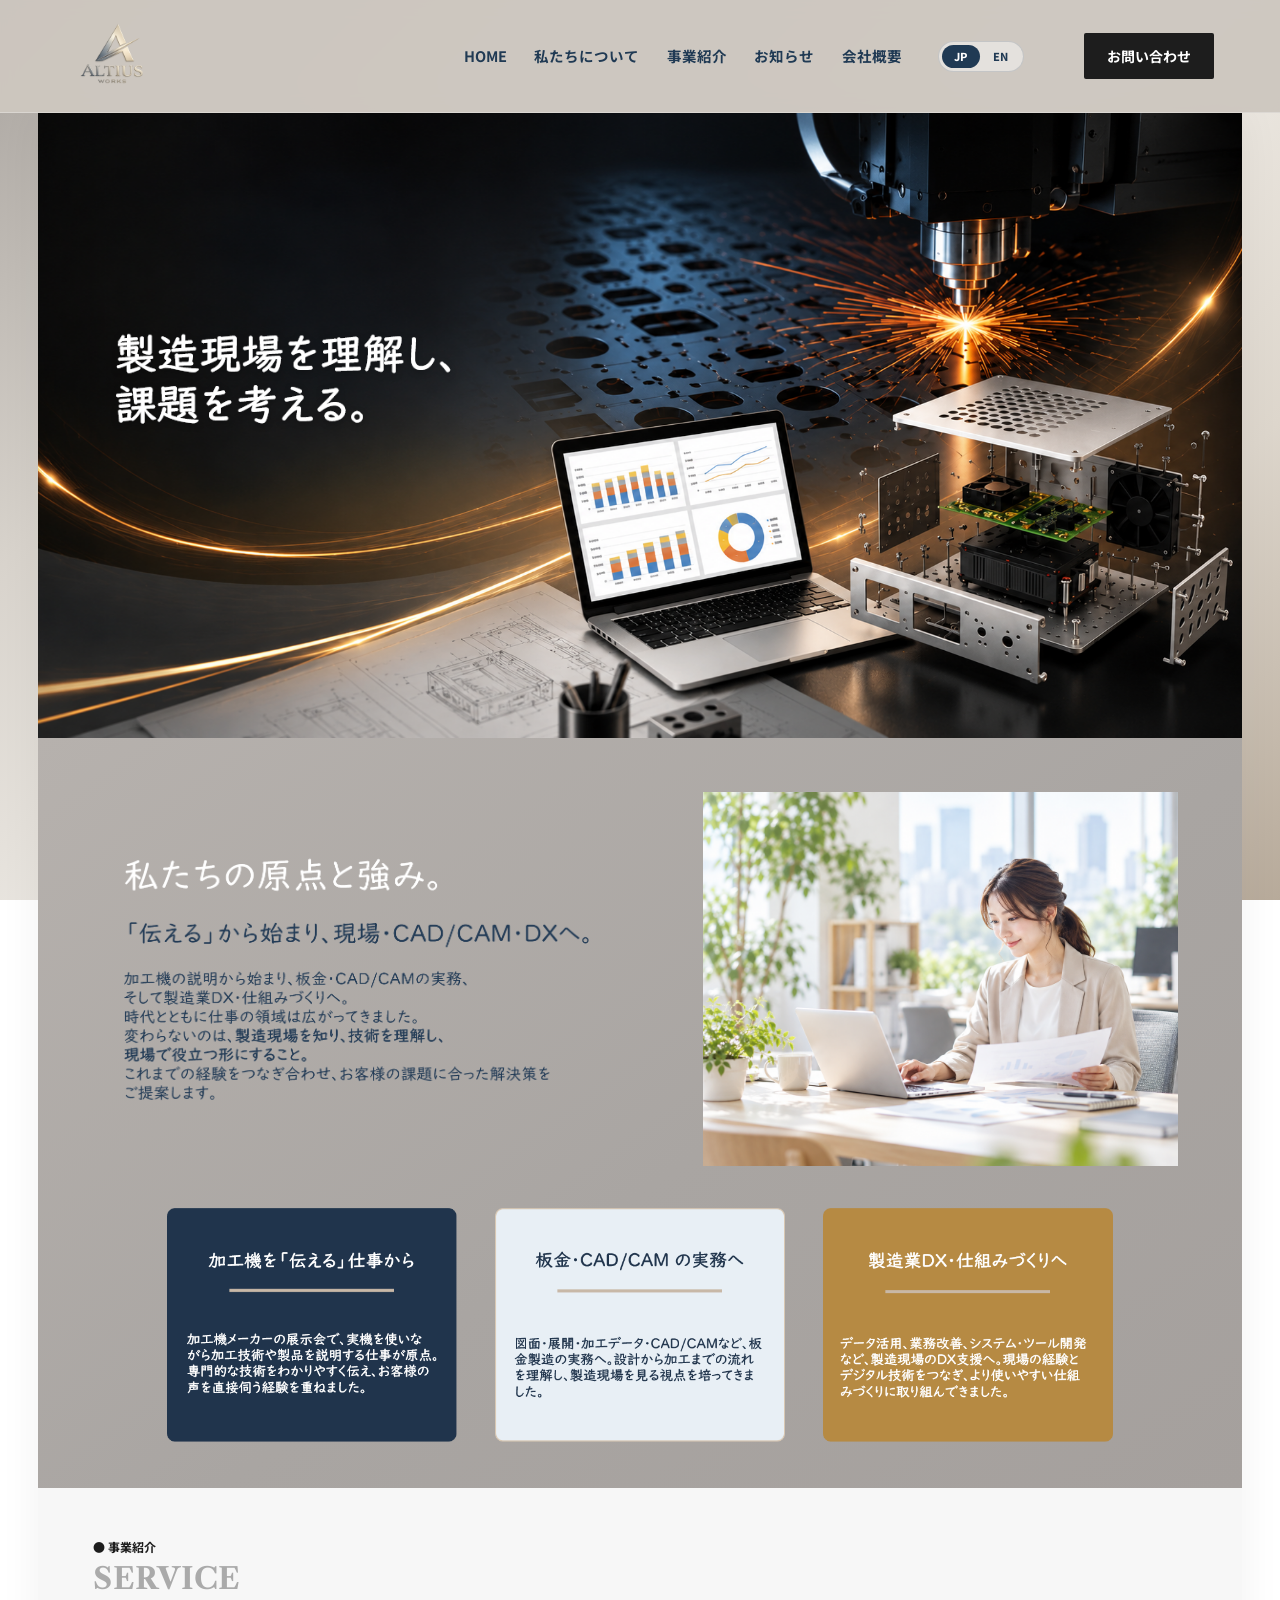
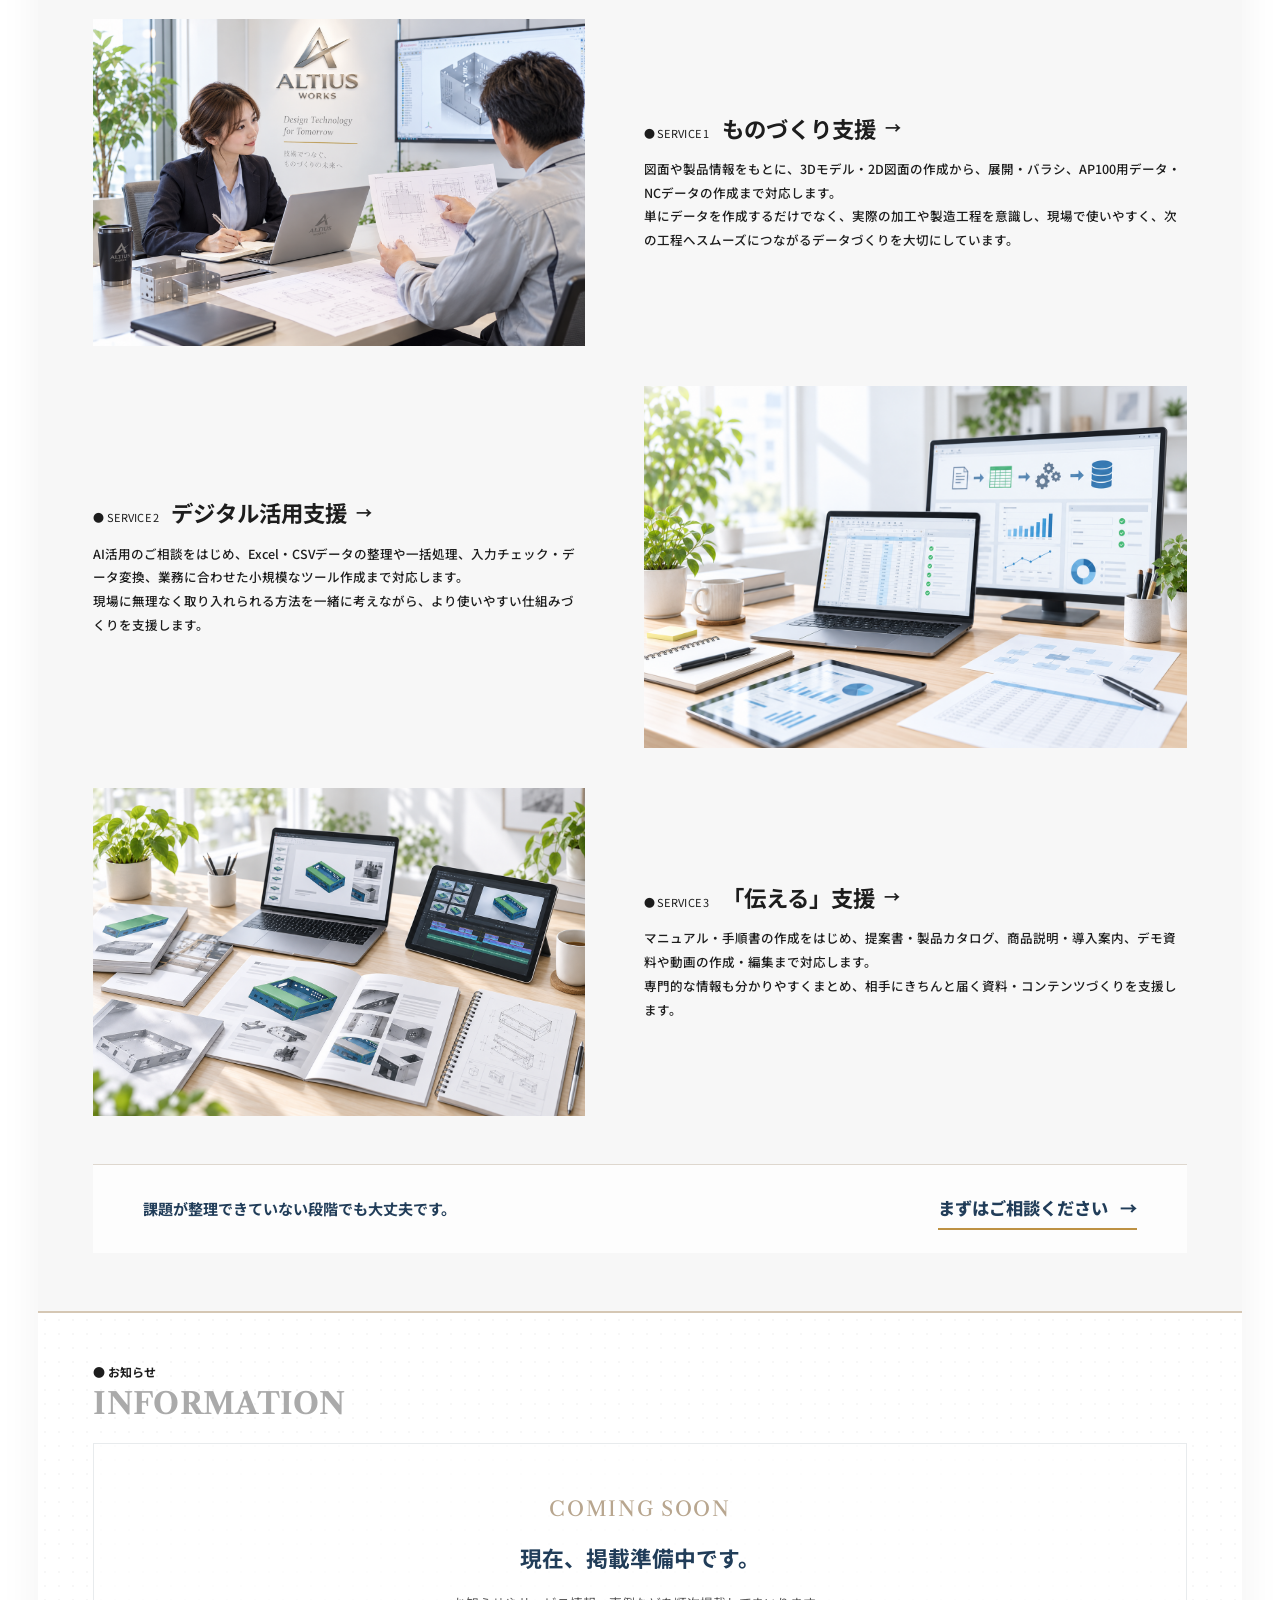
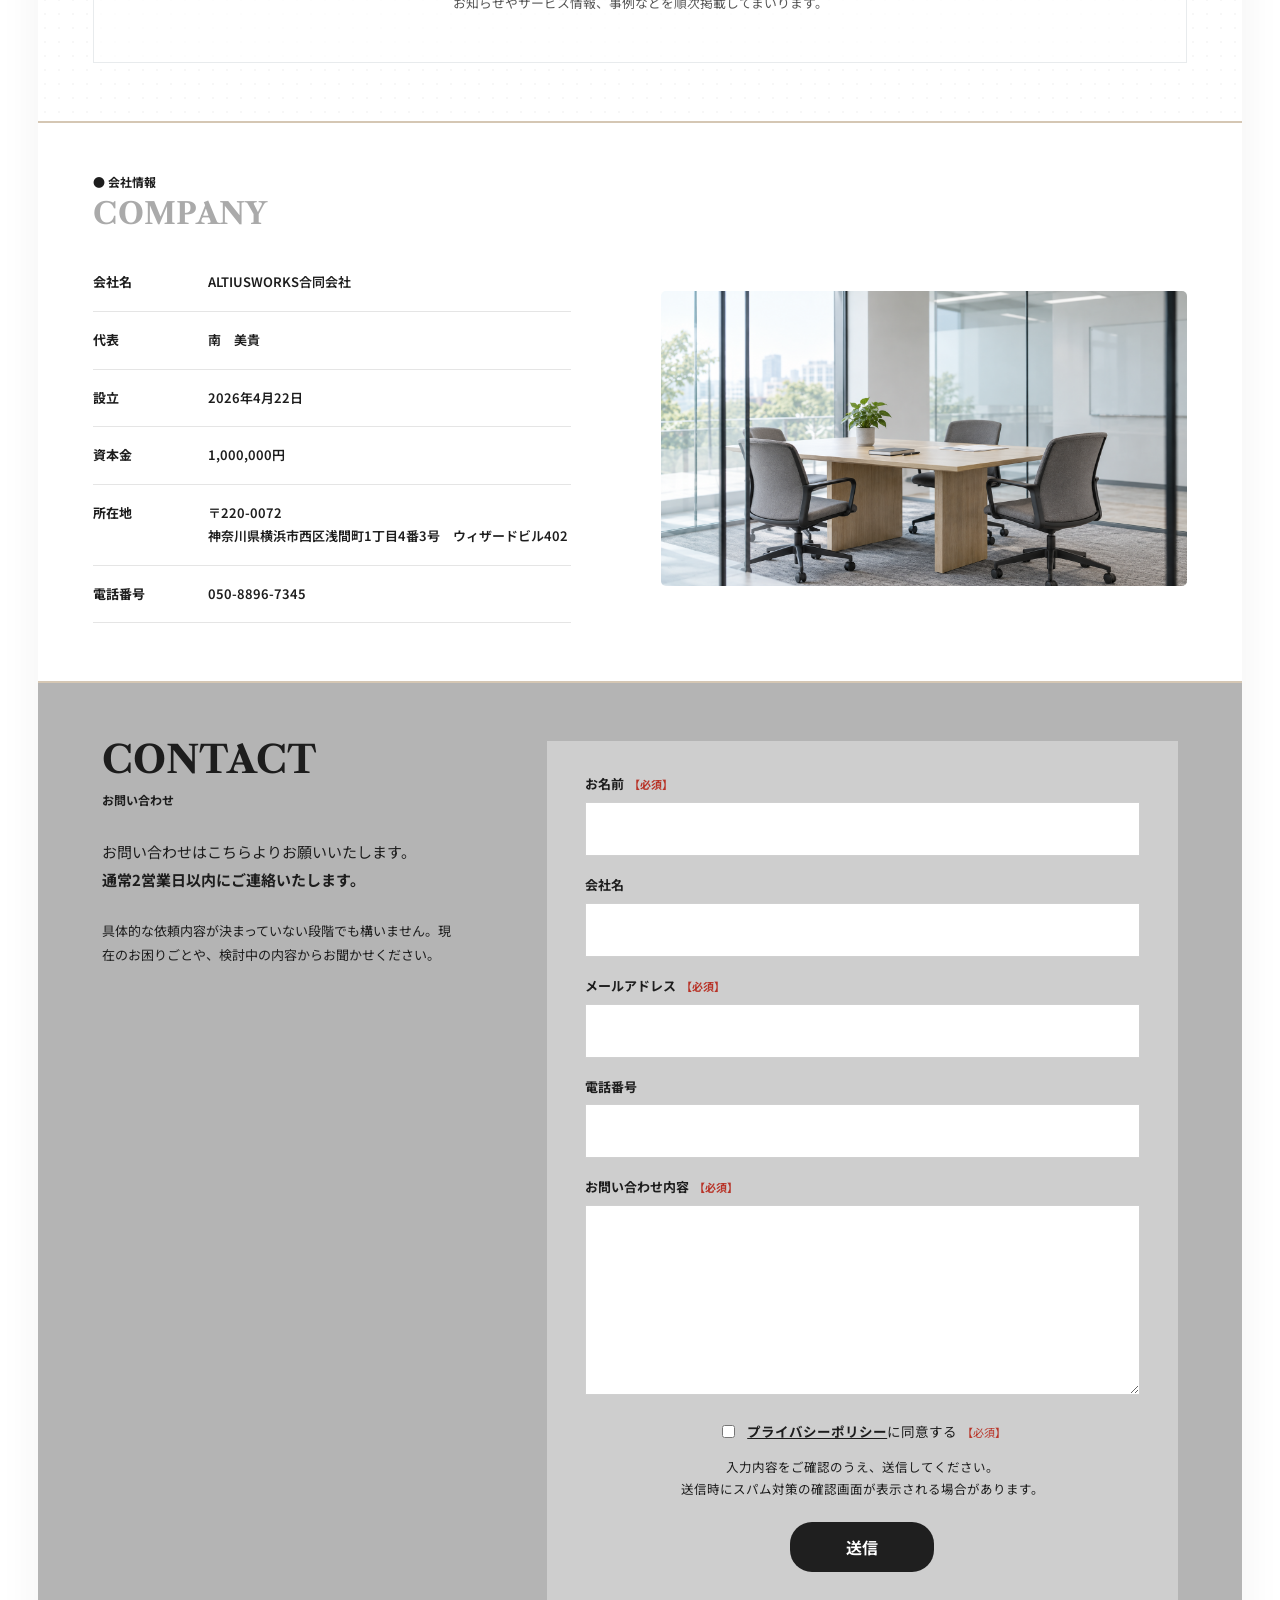
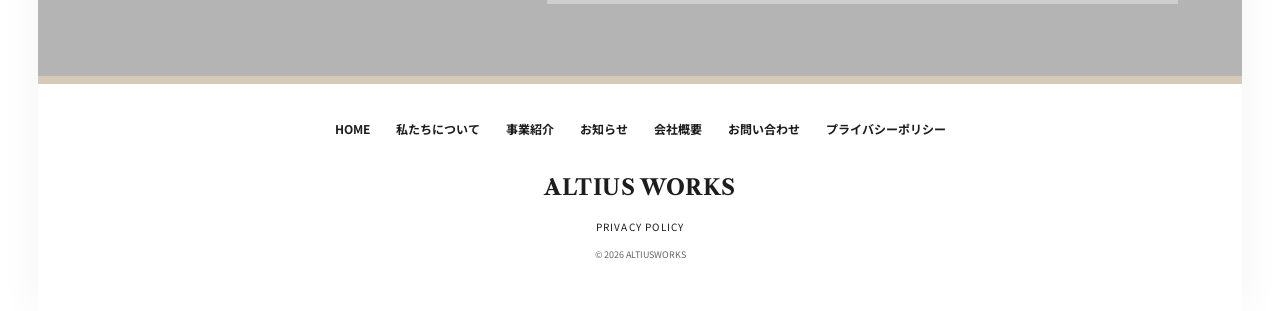
<file: index.html>
<!DOCTYPE html>

<html data-title-en="ALTIUS WORKS | Manufacturing Support" data-title-ja="ALTIUS WORKS" lang="ja">
<head>
<meta charset="utf-8"/>
<meta content="width=device-width, initial-scale=1" name="viewport"/>
<meta content="ALTIUS WORKS合同会社。製造現場を理解し、ものづくり支援・デジタル活用支援・伝える支援を行います。" data-en="ALTIUS WORKS supports manufacturing through CAD/CAM, practical digital solutions, and clear technical communication." data-ja="ALTIUS WORKS合同会社。製造現場を理解し、ものづくり支援・デジタル活用支援・伝える支援を行います。" name="description"/>
<title>ALTIUS WORKS</title>
<link href="https://fonts.googleapis.com" rel="preconnect"/><link crossorigin="" href="https://fonts.gstatic.com" rel="preconnect"/>
<script>
try{
  const pendingAnchor=sessionStorage.getItem('altiusworks-anchor-target');
  if(pendingAnchor || location.hash){
    if('scrollRestoration' in history){
      history.scrollRestoration='manual';
    }
    if(!pendingAnchor && location.hash){
      sessionStorage.setItem('altiusworks-anchor-target',location.hash);
    }
    document.documentElement.style.visibility='hidden';

    /* Fallback: never leave the page hidden if script loading is interrupted. */
    window.setTimeout(function(){
      document.documentElement.style.visibility='visible';
    },2000);
  }else if(!sessionStorage.getItem('altiusworks-home-intro')){
    document.documentElement.classList.add('home-intro-pending');
  }
}catch(e){
  document.documentElement.style.visibility='visible';
}
</script>
<link href="https://fonts.googleapis.com/css2?family=Libre+Caslon+Text:wght@400;700&amp;family=Noto+Sans+JP:wght@400;500;600;700;800&amp;display=swap" rel="stylesheet"/>
<link href="site.css" rel="stylesheet"/>
<style>
/* HOMEの3カードのみ、スマホで縦並びに表示 */
.mobile-three-points{display:none}
@media(max-width:820px){
  .about .three-points{display:none}
  .mobile-three-points{display:grid;width:80%;max-width:350px;gap:12px;margin:28px auto 0}
  .mobile-three-points .point-crop{position:relative;overflow:hidden;aspect-ratio:474/383}
  .mobile-three-points img{position:absolute;left:0;top:0;width:326.16%;max-width:none;height:auto}
  .mobile-three-points .point-crop:nth-child(2) img{transform:translateX(-34.67%)}
  .mobile-three-points .point-crop:nth-child(3) img{transform:translateX(-69.34%)}
}
@media(max-width:520px){.mobile-three-points{margin-top:26px}}
</style>
</head>
<body>
<header class="site-header">
<div class="header-inner">
<a aria-label="ALTIUS WORKS HOME" class="brand" href="index.html"><img alt="ALTIUS WORKS" src="assets/logo.png"/></a>
<nav aria-label="メインナビゲーション" class="desktop-nav">
<a href="index.html">HOME</a>
<a class="i18n" data-en="About us" data-ja="私たちについて" href="#about">私たちについて</a>
<a class="i18n" data-en="Services" data-ja="事業紹介" href="#service">事業紹介</a>
<a class="i18n" data-en="Information" data-ja="お知らせ" href="#information">お知らせ</a>
<a class="i18n" data-en="Company" data-ja="会社概要" href="#company">会社概要</a>
</nav>
<div aria-label="Language selection" class="lang-switch" role="group"><button aria-pressed="true" class="lang-button is-active" data-lang="ja" type="button">JP</button><button aria-pressed="false" class="lang-button" data-lang="en" type="button">EN</button></div>
<a class="contact-link i18n" data-en="Contact" data-ja="お問い合わせ" href="#contact">お問い合わせ</a>
<button aria-expanded="false" aria-label="メニューを開く" class="menu-button" data-aria-en="Open menu" data-aria-ja="メニューを開く" type="button"><span></span></button>
</div>
<nav aria-label="モバイルナビゲーション" class="mobile-nav">
<a href="index.html">HOME</a>
<a class="i18n" data-en="Services" data-ja="事業紹介" href="#service">事業紹介</a>
<a class="i18n" data-en="Information" data-ja="お知らせ" href="#information">お知らせ</a>
<a class="i18n" data-en="Company" data-ja="会社概要" href="#company">会社概要</a>
<a class="i18n" data-en="Contact" data-ja="お問い合わせ" href="#contact">お問い合わせ</a>
</nav>
</header>
<main class="page-shell" id="top">
<section aria-label="メインビジュアル" class="hero"><img alt="製造現場とデジタル技術を表現したイメージ" class="hero-photo" src="assets/hero.jpg.png"/><img alt="製造現場を理解し、課題を一緒に考える。" class="hero-copy lang-image" data-alt-en="Understanding Manufacturing. Solving Real-World Challenges." data-alt-ja="製造現場を理解し、課題を一緒に考える。" data-src-en="assets/hero-copy-en.png" data-src-ja="assets/hero-copy.png" src="assets/hero-copy.png"/></section>
<section class="about" id="about"><div class="about-grid"><div class="about-copy-wrap"><img alt="私たちの原点と強み。" class="about-copy about-copy-ja" src="assets/about-copy.png"/><div aria-label="Our roots. Our strengths." class="about-copy-en-html"><h2>Our roots. Our strengths.</h2><p class="about-en-sub">From “communicating” technical knowledge to supporting manufacturing operations, CAD/CAM, and DX.</p><div class="about-en-body"><p>Our journey began with explaining how manufacturing equipment works.<br/>Over time, our expertise expanded into sheet metal fabrication, hands-on CAD/CAM support, and eventually into DX and process development for the manufacturing industry.</p><p>As the times have changed, so has the scope of our work.</p><p>What has never changed is our commitment to understanding manufacturing operations, mastering the technology, and turning that knowledge into practical solutions that work on the shop floor.</p><p>By bringing together the experience and expertise we have built over the years, we propose solutions tailored to each customer's specific challenges.</p></div></div></div><img alt="明るいオフィスで資料を確認するイメージ" class="about-photo" data-alt-en="A bright office scene with a professional reviewing documents" data-alt-ja="明るいオフィスで資料を確認するイメージ" src="assets/about-photo.png"/></div><img alt="加工機を伝える仕事から、板金・CAD/CAMの実務へ、製造業DX・仕組みづくりへ" class="three-points lang-image" data-alt-en="From communicating manufacturing technology, into sheet metal fabrication and CAD/CAM, toward manufacturing DX and process development." data-alt-ja="加工機を伝える仕事から、板金・CAD/CAMの実務へ、製造業DX・仕組みづくりへ" data-src-en="assets/three-points-en.png" data-src-ja="assets/three-points.png" src="assets/three-points.png"/><div class="mobile-three-points" aria-label="私たちの原点と強み"><div class="point-crop"><img class="lang-image" alt="加工機を「伝える」仕事から" data-alt-ja="加工機を「伝える」仕事から" data-alt-en="From Communicating Manufacturing Technology" data-src-ja="assets/three-points.png" data-src-en="assets/three-points-en.png" src="assets/three-points.png"/></div><div class="point-crop"><img class="lang-image" alt="板金・CAD/CAMの実務へ" data-alt-ja="板金・CAD/CAMの実務へ" data-alt-en="Into Sheet Metal Fabrication & CAD/CAM" data-src-ja="assets/three-points.png" data-src-en="assets/three-points-en.png" src="assets/three-points.png"/></div><div class="point-crop"><img class="lang-image" alt="製造業DX・仕組みづくりへ" data-alt-ja="製造業DX・仕組みづくりへ" data-alt-en="Toward Manufacturing DX & Process Development" data-src-ja="assets/three-points.png" data-src-en="assets/three-points-en.png" src="assets/three-points.png"/></div></div></section>
<section class="section services" id="service">
<div class="section-head"><h2>SERVICE</h2><p class="i18n" data-en="● Services" data-ja="● 事業紹介">● 事業紹介</p></div>
<article class="service-row"><div class="service-photo-wrap"><img alt="ものづくり支援のイメージ" class="service-photo" src="assets/service-1.png"/></div><div class="service-copy"><div class="service-kicker">● SERVICE 1</div><h3 class="service-title"><a class="i18n" data-en="Manufacturing Support" data-ja="ものづくり支援" href="monozukuri.html">ものづくり支援</a></h3><p class="i18n" data-en="Based on drawings and product information, we support 3D models, 2D drawings, flat patterns, AP100 and NC data. We focus on practical data that connects smoothly to the next manufacturing step." data-ja="図面や製品情報をもとに、3Dモデル・2D図面の作成から、展開・バラシ、AP100用データ・NCデータの作成まで対応します。&lt;br&gt;単にデータを作成するだけでなく、実際の加工や製造工程を意識し、現場で使いやすく、次の工程へスムーズにつながるデータづくりを大切にしています。">図面や製品情報をもとに、3Dモデル・2D図面の作成から、展開・バラシ、AP100用データ・NCデータの作成まで対応します。<br/>単にデータを作成するだけでなく、実際の加工や製造工程を意識し、現場で使いやすく、次の工程へスムーズにつながるデータづくりを大切にしています。</p></div></article>
<article class="service-row"><div class="service-photo-wrap"><img alt="デジタル活用支援のイメージ" class="service-photo" src="assets/service-2.png"/></div><div class="service-copy"><div class="service-kicker">● SERVICE 2</div><h3 class="service-title"><a class="i18n" data-en="Digital Enablement Support" data-ja="デジタル活用支援" href="digital.html">デジタル活用支援</a></h3><p class="i18n" data-en="From AI consultation and Excel/CSV processing to input checks, data conversion and small workflow tools, we support practical digital improvements that fit the shop floor." data-ja="AI活用のご相談をはじめ、Excel・CSVデータの整理や一括処理、入力チェック・データ変換、業務に合わせた小規模なツール作成まで対応します。&lt;br&gt;現場に無理なく取り入れられる方法を一緒に考えながら、より使いやすい仕組みづくりを支援します。">AI活用のご相談をはじめ、Excel・CSVデータの整理や一括処理、入力チェック・データ変換、業務に合わせた小規模なツール作成まで対応します。<br/>現場に無理なく取り入れられる方法を一緒に考えながら、より使いやすい仕組みづくりを支援します。</p></div></article>
<article class="service-row"><div class="service-photo-wrap"><img alt="伝える支援のイメージ" class="service-photo" src="assets/service-3.png"/></div><div class="service-copy"><div class="service-kicker">● SERVICE 3</div><h3 class="service-title"><a class="i18n" data-en="Communication Support" data-ja="「伝える」支援" href="tsutaeru.html">「伝える」支援</a></h3><p class="i18n" data-en="We create manuals, proposals, product catalogs, introduction materials, demo content and videos, organizing technical information into clear and useful communication materials." data-ja="マニュアル・手順書の作成をはじめ、提案書・製品カタログ、商品説明・導入案内、デモ資料や動画の作成・編集まで対応します。&lt;br&gt;専門的な情報も分かりやすくまとめ、相手にきちんと届く資料・コンテンツづくりを支援します。">マニュアル・手順書の作成をはじめ、提案書・製品カタログ、商品説明・導入案内、デモ資料や動画の作成・編集まで対応します。<br/>専門的な情報も分かりやすくまとめ、相手にきちんと届く資料・コンテンツづくりを支援します。</p></div></article>
<div class="service-consult"><strong class="i18n" data-en="You can talk to us even before the issue is fully defined." data-ja="課題が整理できていない段階でも大丈夫です。">課題が整理できていない段階でも大丈夫です。</strong><a class="consult-link i18n" data-en="Talk to us first" data-ja="まずはご相談ください" href="consultation.html">まずはご相談ください</a></div>
</section>
<section class="section information" id="information"><div class="section-head"><h2>INFORMATION</h2><p class="i18n" data-en="● News &amp; Updates" data-ja="● お知らせ">● お知らせ</p></div><div class="info-coming-soon" role="status">
<div class="info-coming-en">COMING SOON</div>
<h3 class="i18n" data-en="We are currently preparing this section." data-ja="現在、掲載準備中です。">現在、掲載準備中です。</h3>
<p class="i18n" data-en="News, service updates, and case studies will be added soon." data-ja="お知らせやサービス情報、事例などを順次掲載してまいります。">お知らせやサービス情報、事例などを順次掲載してまいります。</p>
</div></section>
<section class="section company" id="company"><div class="section-head"><h2>COMPANY</h2><p class="i18n" data-en="● Company Profile" data-ja="● 会社情報">● 会社情報</p></div><div class="company-grid"><table class="company-table"><tbody><tr><th class="i18n" data-en="Company" data-ja="会社名">会社名</th><td class="i18n" data-en="ALTIUSWORKS LLC" data-ja="ALTIUSWORKS合同会社">ALTIUSWORKS合同会社</td></tr><tr><th class="i18n" data-en="Representative" data-ja="代表">代表</th><td class="i18n" data-en="Miki Minami" data-ja="南　美貴">南　美貴</td></tr><tr><th class="i18n" data-en="Established" data-ja="設立">設立</th><td class="i18n" data-en="April 22, 2026" data-ja="2026年4月22日">2026年4月22日</td></tr><tr><th class="i18n" data-en="Capital" data-ja="資本金">資本金</th><td class="i18n" data-en="JPY 1,000,000" data-ja="1,000,000円">1,000,000円</td></tr><tr><th class="i18n" data-en="Address" data-ja="所在地">所在地</th><td class="i18n" data-en="Wizard Building 402, 1-4-3 Sengen-cho,&lt;br&gt;Nishi-ku, Yokohama, Kanagawa 220-0072, Japan" data-ja="〒220-0072&lt;br&gt;神奈川県横浜市西区浅間町1丁目4番3号　ウィザードビル402">〒220-0072<br/>神奈川県横浜市西区浅間町1丁目4番3号　ウィザードビル402</td></tr><tr><th class="i18n" data-en="Phone" data-ja="電話番号">電話番号</th><td>050-8896-7345</td></tr></tbody></table><img alt="会社情報のイメージ写真" class="company-photo" data-alt-en="Meeting room image used for the company profile" data-alt-ja="会社情報のイメージ写真" src="assets/company.png"/></div></section>
<section class="contact" id="contact"><div class="contact-grid"><div class="contact-copy"><div class="contact-title"><h2>CONTACT</h2><p class="i18n" data-en="Contact Us" data-ja="お問い合わせ">お問い合わせ</p></div><p class="contact-lead i18n" data-en="Please use the form to contact us.&lt;br&gt;&lt;strong&gt;We normally respond within two business days.&lt;/strong&gt;" data-ja="お問い合わせはこちらよりお願いいたします。&lt;br&gt;&lt;strong&gt;通常2営業日以内にご連絡いたします。&lt;/strong&gt;">お問い合わせはこちらよりお願いいたします。<br/><strong>通常2営業日以内にご連絡いたします。</strong></p><p class="contact-small i18n" data-en="You do not need to have the details of your request finalized. Tell us what you are currently working through or considering, and we can begin from there." data-ja="具体的な依頼内容が決まっていない段階でも構いません。現在のお困りごとや、検討中の内容からお聞かせください。">具体的な依頼内容が決まっていない段階でも構いません。現在のお困りごとや、検討中の内容からお聞かせください。</p></div><form accept-charset="UTF-8" action="https://formsubmit.co/support@altiusworks.co.jp" class="contact-form" id="visual-contact-form" method="POST">
<input name="_subject" type="hidden" value="【ALTIUS WORKS HP】お問い合わせが届きました"/>
<input name="_template" type="hidden" value="table"/>
<input id="form-next" type="hidden" value=""/>
<input id="form-url" type="hidden" value=""/>
<input aria-hidden="true" autocomplete="off" class="form-honey" name="_honey" tabindex="-1" type="text"/><div class="form-row"><label for="name"><span class="i18n" data-en="Name" data-ja="お名前">お名前</span><span class="required i18n" data-en="Required" data-ja="【必須】">【必須】</span></label><input autocomplete="name" id="name" name="お名前" required="" type="text"/></div><div class="form-row"><label class="i18n" data-en="Company" data-ja="会社名" for="company-name">会社名</label><input autocomplete="organization" id="company-name" name="会社名" type="text"/></div><div class="form-row"><label for="email"><span class="i18n" data-en="Email" data-ja="メールアドレス">メールアドレス</span><span class="required i18n" data-en="Required" data-ja="【必須】">【必須】</span></label><input autocomplete="email" id="email" name="email" required="" type="email"/></div><div class="form-row"><label class="i18n" data-en="Phone" data-ja="電話番号" for="tel">電話番号</label><input autocomplete="tel" id="tel" name="電話番号" type="tel"/></div><div class="form-row"><label for="message"><span class="i18n" data-en="Inquiry Details" data-ja="お問い合わせ内容">お問い合わせ内容</span><span class="required i18n" data-en="Required" data-ja="【必須】">【必須】</span></label><textarea id="message" name="お問い合わせ内容" required=""></textarea></div><label class="privacy-check"><input name="プライバシーポリシー同意" required="" type="checkbox" value="同意する"/><span class="i18n" data-en="I agree to the &lt;a href='privacy-policy.html'&gt;Privacy Policy&lt;/a&gt;&lt;span class='required'&gt;Required&lt;/span&gt;" data-ja="&lt;a href='privacy-policy.html'&gt;プライバシーポリシー&lt;/a&gt;に同意する&lt;span class='required'&gt;【必須】&lt;/span&gt;"><a href="privacy-policy.html">プライバシーポリシー</a>に同意する<span class="required">【必須】</span></span></label><p class="contact-note i18n" data-en="Please review your information before submitting.&lt;br&gt;A spam-prevention verification screen may appear when you submit the form." data-ja="入力内容をご確認のうえ、送信してください。&lt;br&gt;送信時にスパム対策の確認画面が表示される場合があります。">入力内容をご確認のうえ、送信してください。<br/>送信時にスパム対策の確認画面が表示される場合があります。</p><div class="submit-wrap"><button class="submit-button i18n" data-en="Send" data-ja="送信" type="submit">送信</button></div></form></div></section>
<footer class="footer">
<nav class="footer-nav">
<a href="index.html">HOME</a>
<a class="i18n" data-en="About us" data-ja="私たちについて" href="#about">私たちについて</a>
<a class="i18n" data-en="Services" data-ja="事業紹介" href="#service">事業紹介</a>
<a class="i18n" data-en="Information" data-ja="お知らせ" href="#information">お知らせ</a>
<a class="i18n" data-en="Company" data-ja="会社概要" href="#company">会社概要</a>
<a class="i18n" data-en="Contact" data-ja="お問い合わせ" href="#contact">お問い合わせ</a>
<a class="i18n" data-en="Privacy Policy" data-ja="プライバシーポリシー" href="privacy-policy.html">プライバシーポリシー</a>
</nav>
<div class="footer-brand">ALTIUS WORKS</div>
<div class="footer-policy"><a href="privacy-policy.html">PRIVACY POLICY</a></div>
<div class="copyright">© 2026 ALTIUSWORKS</div>
</footer>
</main>
<script src="site.js"></script>
</body></html>
</file>
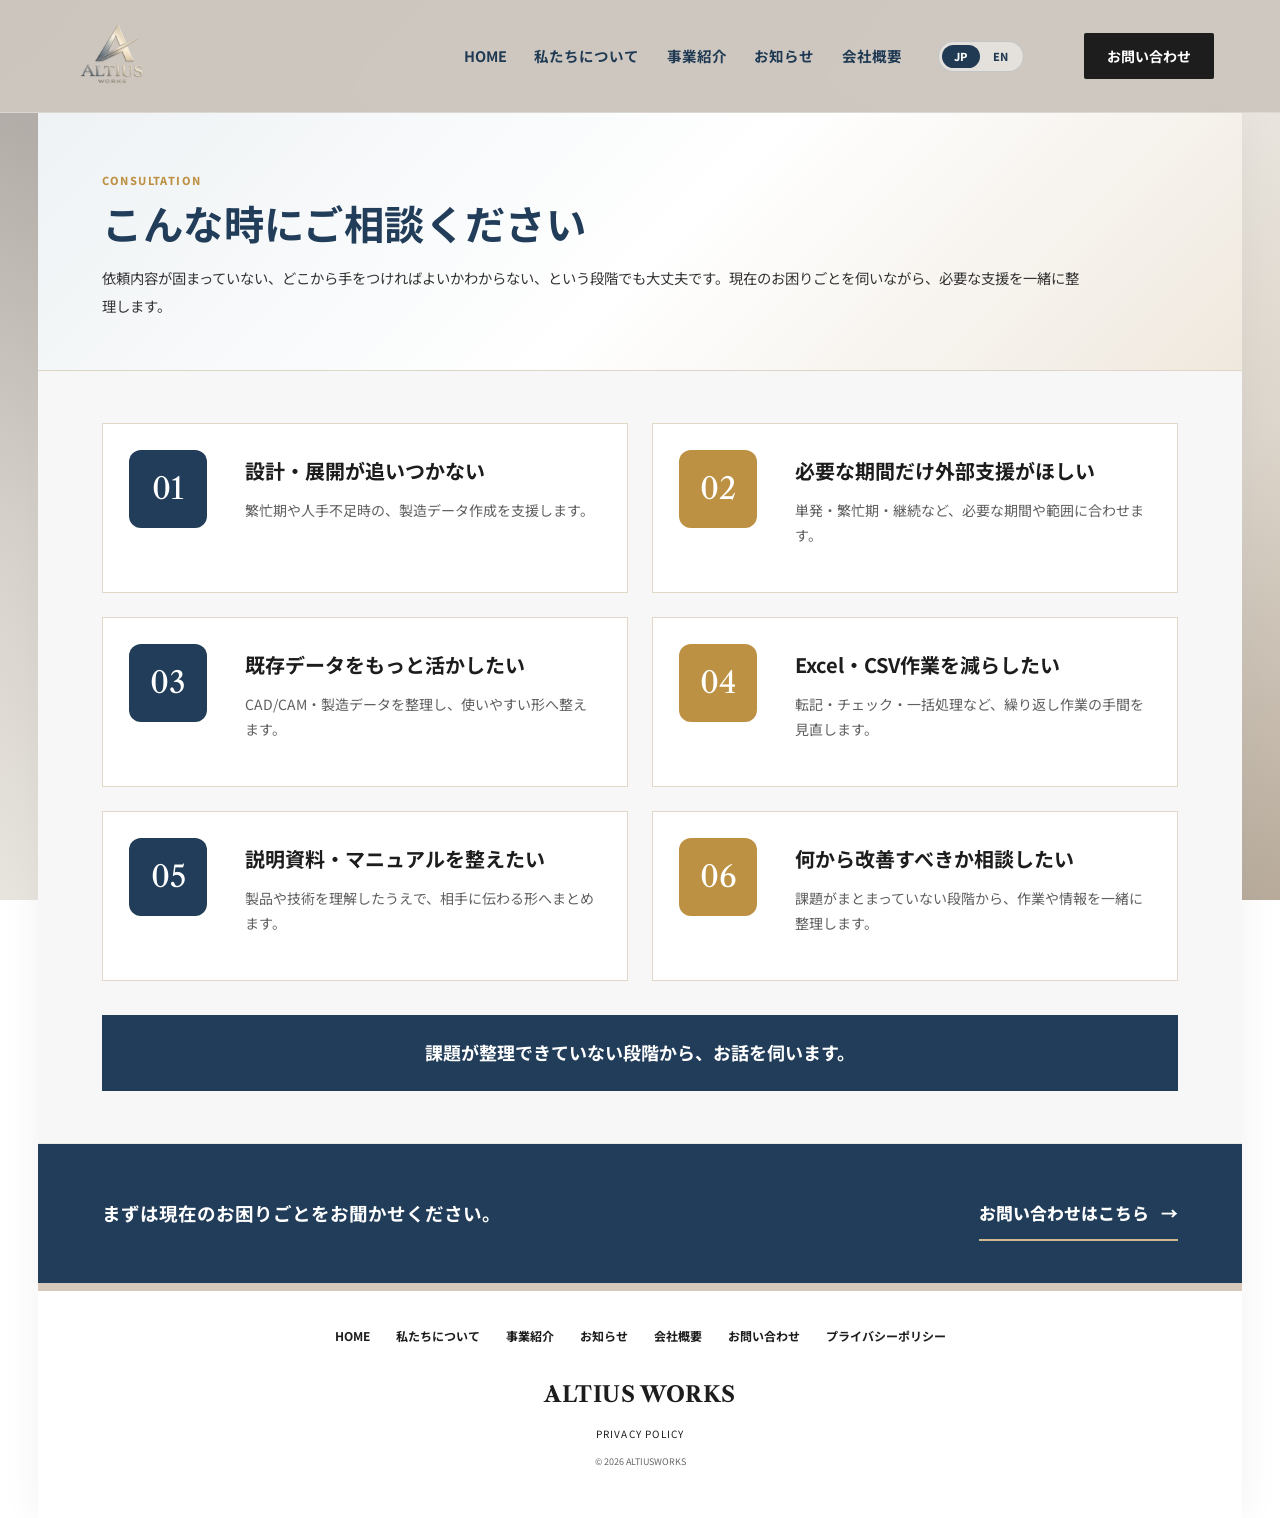
<file: consultation.html>
<!DOCTYPE html>
<html data-title-en="When to Consult Us | ALTIUS WORKS" data-title-ja="こんな時にご相談ください | ALTIUS WORKS" lang="ja"><head><meta charset="utf-8"/><meta content="width=device-width,initial-scale=1" name="viewport"/><meta content="ALTIUS WORKSへのご相談例。製造データ、外部支援、Excel・CSV、資料・マニュアル、業務改善など、課題が整理できていない段階からご相談いただけます。" data-en="Examples of when to consult ALTIUS WORKS, from manufacturing data and external support to Excel/CSV work, manuals and workflow improvements." data-ja="ALTIUS WORKSへのご相談例。製造データ、外部支援、Excel・CSV、資料・マニュアル、業務改善など、課題が整理できていない段階からご相談いただけます。" name="description"/><title>こんな時にご相談ください | ALTIUS WORKS</title><link href="https://fonts.googleapis.com" rel="preconnect"/><link crossorigin="" href="https://fonts.gstatic.com" rel="preconnect"/><link href="https://fonts.googleapis.com/css2?family=Libre+Caslon+Text:wght@400;700&amp;family=Noto+Sans+JP:wght@400;500;600;700;800&amp;display=swap" rel="stylesheet"/><link href="site.css" rel="stylesheet"/></head><body>
<header class="site-header">
<div class="header-inner">
<a aria-label="ALTIUS WORKS HOME" class="brand" href="index.html"><img alt="ALTIUS WORKS" src="assets/logo.png"/></a>
<nav aria-label="メインナビゲーション" class="desktop-nav">
<a href="index.html">HOME</a>
<a class="i18n" data-en="About us" data-ja="私たちについて" href="index.html#about">私たちについて</a>
<a class="i18n" data-en="Services" data-ja="事業紹介" href="index.html#service">事業紹介</a>
<a class="i18n" data-en="Information" data-ja="お知らせ" href="index.html#information">お知らせ</a>
<a class="i18n" data-en="Company" data-ja="会社概要" href="index.html#company">会社概要</a>
</nav>
<div aria-label="Language selection" class="lang-switch" role="group"><button aria-pressed="true" class="lang-button is-active" data-lang="ja" type="button">JP</button><button aria-pressed="false" class="lang-button" data-lang="en" type="button">EN</button></div>
<a class="contact-link i18n" data-en="Contact" data-ja="お問い合わせ" href="index.html#contact">お問い合わせ</a>
<button aria-expanded="false" aria-label="メニューを開く" class="menu-button" data-aria-en="Open menu" data-aria-ja="メニューを開く" type="button"><span></span></button>
</div>
<nav aria-label="モバイルナビゲーション" class="mobile-nav">
<a href="index.html">HOME</a>
<a class="i18n" data-en="Services" data-ja="事業紹介" href="index.html#service">事業紹介</a>
<a class="i18n" data-en="Information" data-ja="お知らせ" href="index.html#information">お知らせ</a>
<a class="i18n" data-en="Company" data-ja="会社概要" href="index.html#company">会社概要</a>
<a class="i18n" data-en="Contact" data-ja="お問い合わせ" href="index.html#contact">お問い合わせ</a>
</nav>
</header>
<main class="page-shell detail-page"><section class="detail-hero"><div class="consult-intro"><div class="eyebrow">CONSULTATION</div><h1 class="detail-title i18n" data-en="When to Consult Us" data-ja="こんな時にご相談ください">こんな時にご相談ください</h1><p class="detail-lead i18n" data-en="It is perfectly fine if your request is not yet fully defined or you are not sure where to begin. We listen to your current challenges and help organize the support you need." data-ja="依頼内容が固まっていない、どこから手をつければよいかわからない、という段階でも大丈夫です。現在のお困りごとを伺いながら、必要な支援を一緒に整理します。">依頼内容が固まっていない、どこから手をつければよいかわからない、という段階でも大丈夫です。現在のお困りごとを伺いながら、必要な支援を一緒に整理します。</p></div></section>
<section class="detail-section soft"><div class="consult-grid"><article class="consult-card"><div class="consult-no">01</div><div><h3 class="i18n" data-en="Design and flat-pattern work is falling behind" data-ja="設計・展開が追いつかない">設計・展開が追いつかない</h3><p class="i18n" data-en="We support manufacturing data creation during busy periods or when your team is short-staffed." data-ja="繁忙期や人手不足時の、製造データ作成を支援します。">繁忙期や人手不足時の、製造データ作成を支援します。</p></div></article><article class="consult-card"><div class="consult-no">02</div><div><h3 class="i18n" data-en="You need outside support only when necessary" data-ja="必要な期間だけ外部支援がほしい">必要な期間だけ外部支援がほしい</h3><p class="i18n" data-en="We can adjust the scope and duration for one-off projects, busy periods, or ongoing support." data-ja="単発・繁忙期・継続など、必要な期間や範囲に合わせます。">単発・繁忙期・継続など、必要な期間や範囲に合わせます。</p></div></article><article class="consult-card"><div class="consult-no">03</div><div><h3 class="i18n" data-en="You want to make better use of existing data" data-ja="既存データをもっと活かしたい">既存データをもっと活かしたい</h3><p class="i18n" data-en="We organize CAD/CAM and manufacturing data into a more practical, usable form." data-ja="CAD/CAM・製造データを整理し、使いやすい形へ整えます。">CAD/CAM・製造データを整理し、使いやすい形へ整えます。</p></div></article><article class="consult-card"><div class="consult-no">04</div><div><h3 class="i18n" data-en="You want to reduce Excel and CSV work" data-ja="Excel・CSV作業を減らしたい">Excel・CSV作業を減らしたい</h3><p class="i18n" data-en="We review repetitive work such as copying data, checking entries, and batch processing." data-ja="転記・チェック・一括処理など、繰り返し作業の手間を見直します。">転記・チェック・一括処理など、繰り返し作業の手間を見直します。</p></div></article><article class="consult-card"><div class="consult-no">05</div><div><h3 class="i18n" data-en="You need clearer materials or manuals" data-ja="説明資料・マニュアルを整えたい">説明資料・マニュアルを整えたい</h3><p class="i18n" data-en="We understand the product or technology first, then organize the information so it is clear to the intended audience." data-ja="製品や技術を理解したうえで、相手に伝わる形へまとめます。">製品や技術を理解したうえで、相手に伝わる形へまとめます。</p></div></article><article class="consult-card"><div class="consult-no">06</div><div><h3 class="i18n" data-en="You are not sure what to improve first" data-ja="何から改善すべきか相談したい">何から改善すべきか相談したい</h3><p class="i18n" data-en="Even when the issue is not yet clearly defined, we can organize the work and information together." data-ja="課題がまとまっていない段階から、作業や情報を一緒に整理します。">課題がまとまっていない段階から、作業や情報を一緒に整理します。</p></div></article></div><div class="consult-bottom i18n" data-en="We can start by listening, even before your challenges are fully organized." data-ja="課題が整理できていない段階から、お話を伺います。">課題が整理できていない段階から、お話を伺います。</div></section>
<section class="detail-cta"><strong class="i18n" data-en="Start by telling us what is making your work difficult today." data-ja="まずは現在のお困りごとをお聞かせください。">まずは現在のお困りごとをお聞かせください。</strong><a class="i18n" data-en="Contact Us" data-ja="お問い合わせはこちら" href="index.html#contact">お問い合わせはこちら</a></section>
<footer class="footer">
<nav class="footer-nav">
<a href="index.html">HOME</a>
<a class="i18n" data-en="About us" data-ja="私たちについて" href="index.html#about">私たちについて</a>
<a class="i18n" data-en="Services" data-ja="事業紹介" href="index.html#service">事業紹介</a>
<a class="i18n" data-en="Information" data-ja="お知らせ" href="index.html#information">お知らせ</a>
<a class="i18n" data-en="Company" data-ja="会社概要" href="index.html#company">会社概要</a>
<a class="i18n" data-en="Contact" data-ja="お問い合わせ" href="index.html#contact">お問い合わせ</a>
<a class="i18n" data-en="Privacy Policy" data-ja="プライバシーポリシー" href="privacy-policy.html">プライバシーポリシー</a>
</nav>
<div class="footer-brand">ALTIUS WORKS</div>
<div class="footer-policy"><a href="privacy-policy.html">PRIVACY POLICY</a></div>
<div class="copyright">© 2026 ALTIUSWORKS</div>
</footer>
</main><script src="site.js"></script></body></html>
</file>
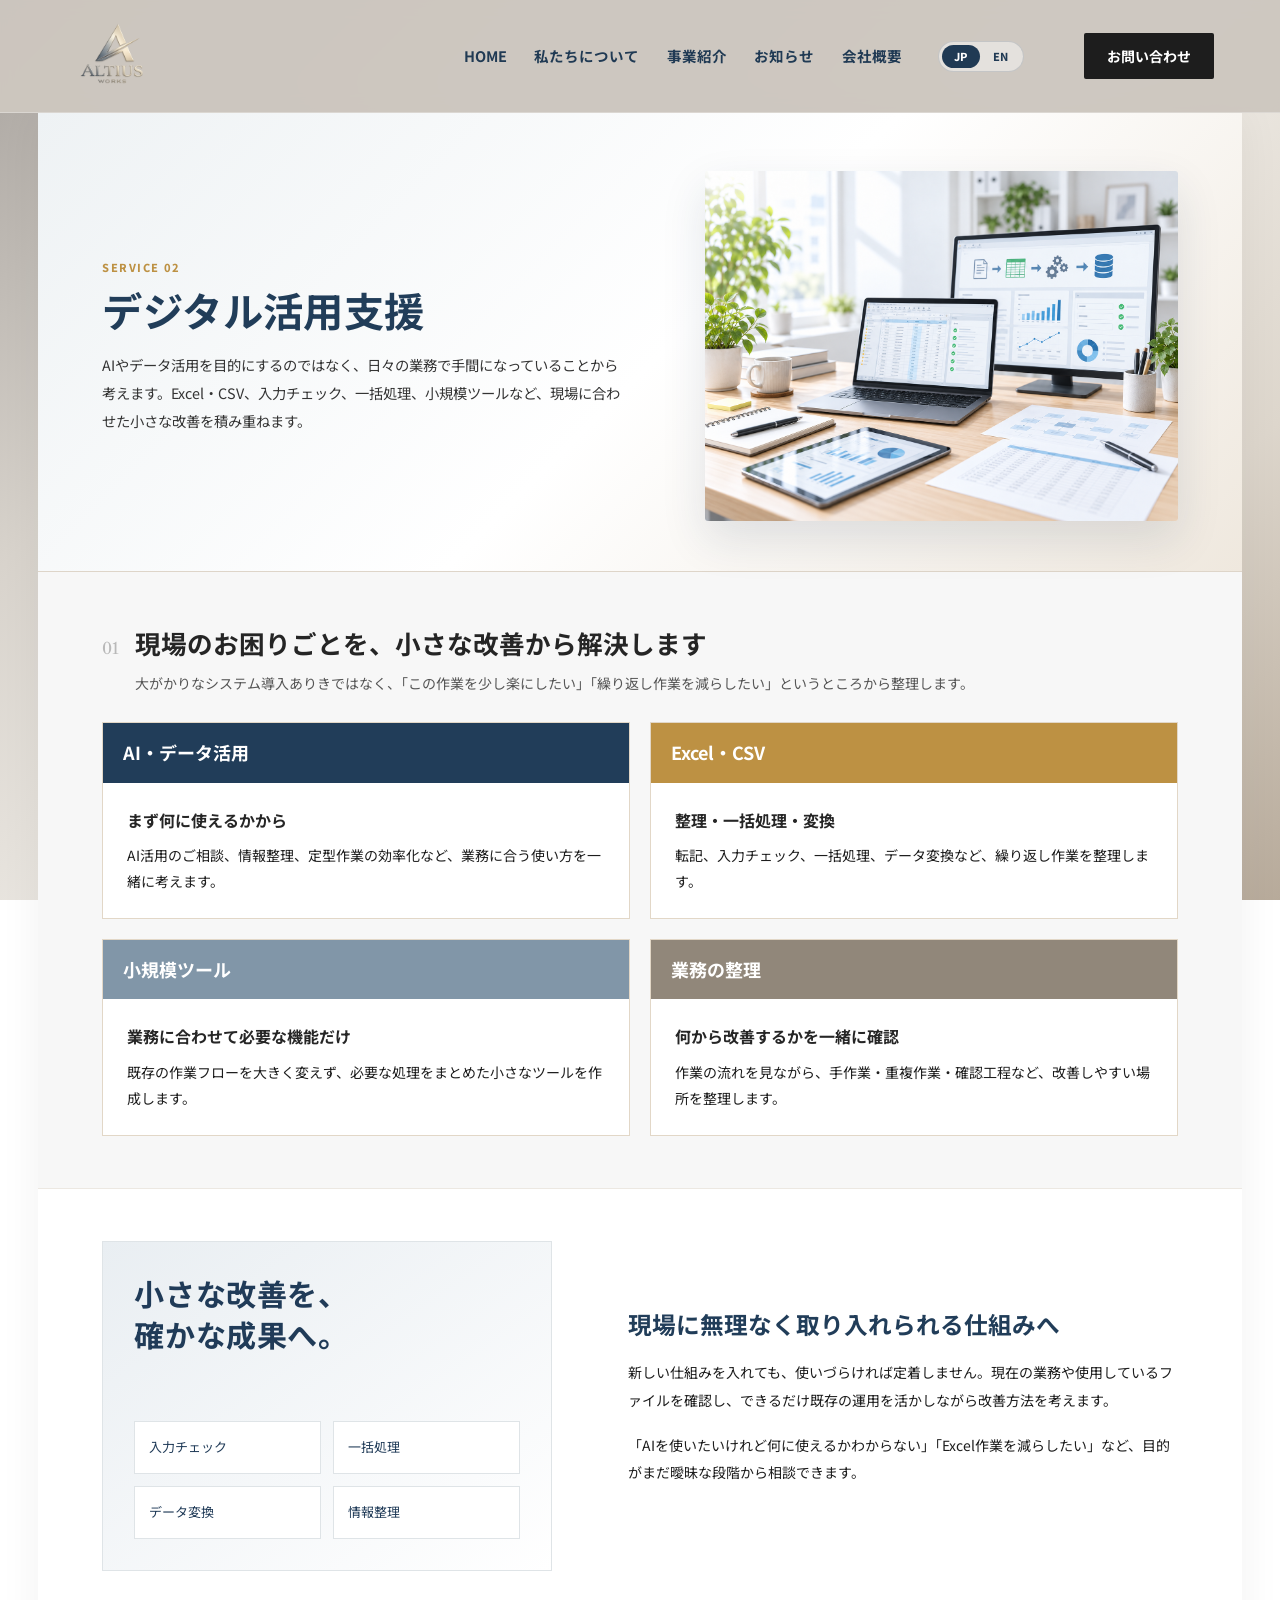
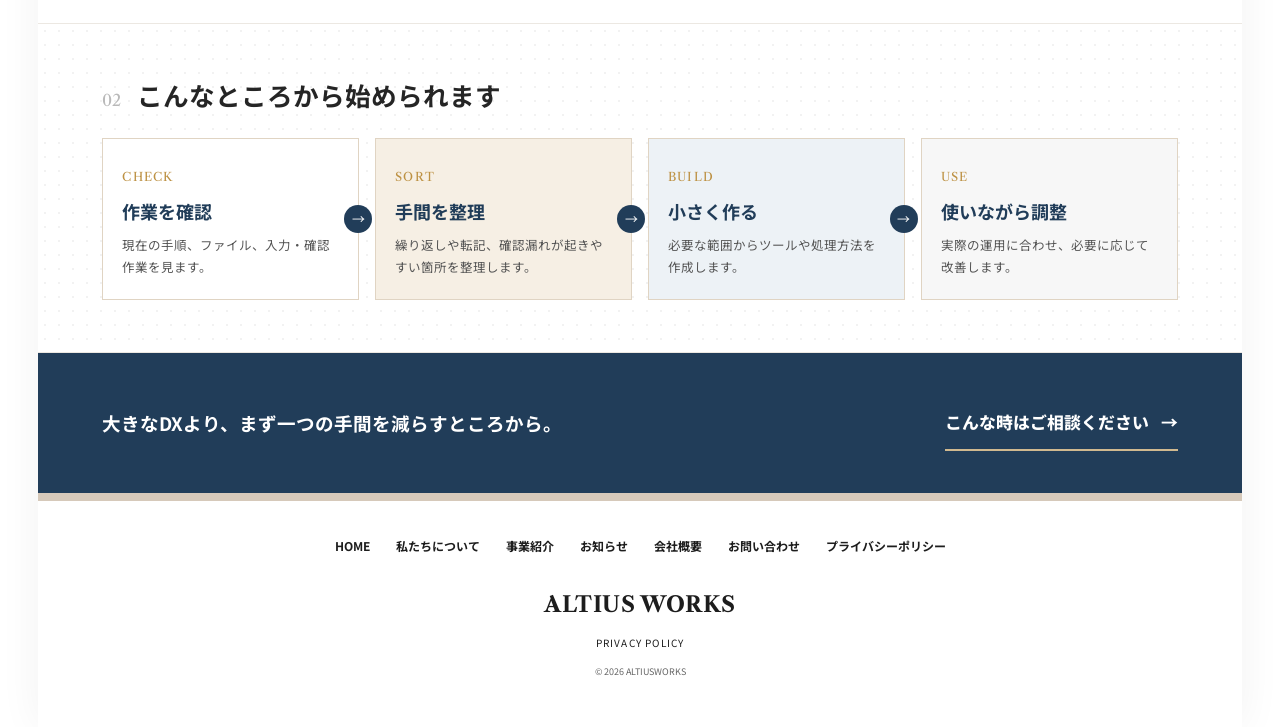
<file: digital.html>
<!doctype html>
<html lang="ja" data-title-ja="デジタル活用支援 | ALTIUS WORKS" data-title-en="Digital Enablement Support | ALTIUS WORKS">
<head>
  <meta charset="utf-8">
  <meta name="viewport" content="width=device-width,initial-scale=1">
  
  <meta name="description" data-ja="AI活用、Excel・CSV整理、一括処理、入力チェック、データ変換、小規模ツール作成など、現場に無理なく取り入れられるデジタル活用を支援します。" data-en="Practical digital support including AI, Excel/CSV processing, data checks, conversion and small workflow tools." content="AI活用、Excel・CSV整理、一括処理、入力チェック、データ変換、小規模ツール作成など、現場に無理なく取り入れられるデジタル活用を支援します。">
  <title>デジタル活用支援 | ALTIUS WORKS</title>
  <link rel="preconnect" href="https://fonts.googleapis.com"><link rel="preconnect" href="https://fonts.gstatic.com" crossorigin>
  <link href="https://fonts.googleapis.com/css2?family=Libre+Caslon+Text:wght@400;700&family=Noto+Sans+JP:wght@400;500;600;700;800&display=swap" rel="stylesheet">
  <link rel="stylesheet" href="site.css">
</head>
<body>
<header class="site-header">
  <div class="header-inner">
    <a class="brand" href="index.html" aria-label="ALTIUS WORKS HOME"><img src="assets/logo.png" alt="ALTIUS WORKS"></a>
    <nav class="desktop-nav" aria-label="メインナビゲーション">
      <a href="index.html">HOME</a>
      <a class="i18n" data-ja="私たちについて" data-en="About us" href="index.html#about">私たちについて</a>
      <a class="i18n" data-ja="事業紹介" data-en="Services" href="index.html#service">事業紹介</a>
      <a class="i18n" data-ja="お知らせ" data-en="Information" href="index.html#information">お知らせ</a>
      <a class="i18n" data-ja="会社概要" data-en="Company" href="index.html#company">会社概要</a>
    </nav>
    <div class="lang-switch" role="group" aria-label="Language selection"><button type="button" class="lang-button is-active" data-lang="ja" aria-pressed="true">JP</button><button type="button" class="lang-button" data-lang="en" aria-pressed="false">EN</button></div>
    <a class="contact-link i18n" data-ja="お問い合わせ" data-en="Contact" href="index.html#contact">お問い合わせ</a>
    <button class="menu-button" type="button" data-aria-ja="メニューを開く" data-aria-en="Open menu" aria-label="メニューを開く" aria-expanded="false"><span></span></button>
  </div>
  <nav class="mobile-nav" aria-label="モバイルナビゲーション">
    <a href="index.html">HOME</a>
    <a class="i18n" data-ja="事業紹介" data-en="Services" href="index.html#service">事業紹介</a>
    <a class="i18n" data-ja="お知らせ" data-en="Information" href="index.html#information">お知らせ</a>
    <a class="i18n" data-ja="会社概要" data-en="Company" href="index.html#company">会社概要</a>
    <a class="i18n" data-ja="お問い合わせ" data-en="Contact" href="index.html#contact">お問い合わせ</a>
  </nav>
</header>
<main class="page-shell detail-page">
<section class="detail-hero"><div class="detail-hero-grid"><div><div class="eyebrow">SERVICE 02</div><h1 class="detail-title i18n" data-ja="デジタル活用支援" data-en="Digital Enablement Support">デジタル活用支援</h1><p class="detail-lead i18n" data-ja="AIやデータ活用を目的にするのではなく、日々の業務で手間になっていることから考えます。Excel・CSV、入力チェック、一括処理、小規模ツールなど、現場に合わせた小さな改善を積み重ねます。" data-en="Rather than introducing AI or digital tools for their own sake, we start with the work that takes time every day. From Excel and CSV processing to input checks, batch work, and small tools, we build practical improvements that fit your workflow.">AIやデータ活用を目的にするのではなく、日々の業務で手間になっていることから考えます。Excel・CSV、入力チェック、一括処理、小規模ツールなど、現場に合わせた小さな改善を積み重ねます。</p></div><img class="detail-hero-image" src="assets/service-2.png" alt="デジタル活用支援のイメージ" data-alt-ja="デジタル活用支援のイメージ" data-alt-en="Digital enablement support image"></div></section>
<section class="detail-section soft"><div class="detail-heading"><div class="num">01</div><h2 class="i18n" data-ja="現場のお困りごとを、小さな改善から解決します" data-en="Solve Shop-floor Pain Points with Small Improvements">現場のお困りごとを、小さな改善から解決します</h2><p class="i18n" data-ja="大がかりなシステム導入ありきではなく、「この作業を少し楽にしたい」「繰り返し作業を減らしたい」というところから整理します。" data-en="We do not begin with a large system implementation. We start with practical goals such as making one task easier or reducing repetitive work.">大がかりなシステム導入ありきではなく、「この作業を少し楽にしたい」「繰り返し作業を減らしたい」というところから整理します。</p></div>
<div class="capability-grid">
<article class="capability-card"><div class="bar i18n" data-ja="AI・データ活用" data-en="AI & Data Use">AI・データ活用</div><div class="body"><strong class="i18n" data-ja="まず何に使えるかから" data-en="Start with where it can help">まず何に使えるかから</strong><span class="i18n" data-ja="AI活用のご相談、情報整理、定型作業の効率化など、業務に合う使い方を一緒に考えます。" data-en="We discuss AI use, information organization, and efficiency improvements for routine work, starting with what is useful for your actual operations.">AI活用のご相談、情報整理、定型作業の効率化など、業務に合う使い方を一緒に考えます。</span></div></article>
<article class="capability-card gold"><div class="bar">Excel・CSV</div><div class="body"><strong class="i18n" data-ja="整理・一括処理・変換" data-en="Organize, batch-process, and convert">整理・一括処理・変換</strong><span class="i18n" data-ja="転記、入力チェック、一括処理、データ変換など、繰り返し作業を整理します。" data-en="We streamline repetitive work such as copying data, input checks, batch processing, and data conversion.">転記、入力チェック、一括処理、データ変換など、繰り返し作業を整理します。</span></div></article>
<article class="capability-card gray"><div class="bar i18n" data-ja="小規模ツール" data-en="Small Workflow Tools">小規模ツール</div><div class="body"><strong class="i18n" data-ja="業務に合わせて必要な機能だけ" data-en="Only the functions your work needs">業務に合わせて必要な機能だけ</strong><span class="i18n" data-ja="既存の作業フローを大きく変えず、必要な処理をまとめた小さなツールを作成します。" data-en="Without forcing a major workflow change, we create small tools that bundle the processing you actually need.">既存の作業フローを大きく変えず、必要な処理をまとめた小さなツールを作成します。</span></div></article>
<article class="capability-card taupe"><div class="bar i18n" data-ja="業務の整理" data-en="Workflow Review">業務の整理</div><div class="body"><strong class="i18n" data-ja="何から改善するかを一緒に確認" data-en="Identify where to improve first">何から改善するかを一緒に確認</strong><span class="i18n" data-ja="作業の流れを見ながら、手作業・重複作業・確認工程など、改善しやすい場所を整理します。" data-en="We review the flow of work and identify practical improvement points such as manual tasks, duplicated work, and checking steps.">作業の流れを見ながら、手作業・重複作業・確認工程など、改善しやすい場所を整理します。</span></div></article>
</div></section>
<section class="detail-section"><div class="feature-split"><div class="feature-visual light"><h3 class="jp-feature-title i18n" data-ja="小さな改善を、<br>確かな成果へ。" data-en="Small Improvements,<br>Practical Results.">小さな改善を、<br>確かな成果へ。</h3><div class="mini-grid"><span class="i18n" data-ja="入力チェック" data-en="Input checks">入力チェック</span><span class="i18n" data-ja="一括処理" data-en="Batch processing">一括処理</span><span class="i18n" data-ja="データ変換" data-en="Data conversion">データ変換</span><span class="i18n" data-ja="情報整理" data-en="Information organization">情報整理</span></div></div><div class="feature-copy"><h3 class="i18n" data-ja="現場に無理なく取り入れられる仕組みへ" data-en="Practical Systems That Fit the Way You Work">現場に無理なく取り入れられる仕組みへ</h3><p class="i18n" data-ja="新しい仕組みを入れても、使いづらければ定着しません。現在の業務や使用しているファイルを確認し、できるだけ既存の運用を活かしながら改善方法を考えます。" data-en="A new system will not last if it is difficult to use. We review your current work and files, then look for improvements that make the most of your existing workflow.">新しい仕組みを入れても、使いづらければ定着しません。現在の業務や使用しているファイルを確認し、できるだけ既存の運用を活かしながら改善方法を考えます。</p><p class="i18n" data-ja="「AIを使いたいけれど何に使えるかわからない」「Excel作業を減らしたい」など、目的がまだ曖昧な段階から相談できます。" data-en="You can consult us even when the goal is still unclear, such as wanting to use AI but not knowing where it fits, or simply wanting to reduce Excel work.">「AIを使いたいけれど何に使えるかわからない」「Excel作業を減らしたい」など、目的がまだ曖昧な段階から相談できます。</p></div></div></section>
<section class="detail-section dots"><div class="detail-heading"><div class="num">02</div><h2 class="i18n" data-ja="こんなところから始められます" data-en="Start with One of These Areas">こんなところから始められます</h2></div><div class="process-flow">
<div class="process-step"><span class="step-no">CHECK</span><h3 class="i18n" data-ja="作業を確認" data-en="Review the work">作業を確認</h3><p class="i18n" data-ja="現在の手順、ファイル、入力・確認作業を見ます。" data-en="We review your current procedures, files, data entry, and checking work.">現在の手順、ファイル、入力・確認作業を見ます。</p></div>
<div class="process-step"><span class="step-no">SORT</span><h3 class="i18n" data-ja="手間を整理" data-en="Identify the effort">手間を整理</h3><p class="i18n" data-ja="繰り返しや転記、確認漏れが起きやすい箇所を整理します。" data-en="We identify repetition, copying, and steps where checks are easily missed.">繰り返しや転記、確認漏れが起きやすい箇所を整理します。</p></div>
<div class="process-step"><span class="step-no">BUILD</span><h3 class="i18n" data-ja="小さく作る" data-en="Build small">小さく作る</h3><p class="i18n" data-ja="必要な範囲からツールや処理方法を作成します。" data-en="We create a tool or processing method starting with the scope you actually need.">必要な範囲からツールや処理方法を作成します。</p></div>
<div class="process-step"><span class="step-no">USE</span><h3 class="i18n" data-ja="使いながら調整" data-en="Adjust in use">使いながら調整</h3><p class="i18n" data-ja="実際の運用に合わせ、必要に応じて改善します。" data-en="We refine the solution as needed to match actual day-to-day use.">実際の運用に合わせ、必要に応じて改善します。</p></div>
</div></section>
<section class="detail-cta"><strong class="i18n" data-ja="大きなDXより、まず一つの手間を減らすところから。" data-en="Before a large DX initiative, start by removing one source of unnecessary work.">大きなDXより、まず一つの手間を減らすところから。</strong><a class="i18n" data-ja="こんな時はご相談ください" data-en="When to Consult Us" href="consultation.html">こんな時はご相談ください</a></section>
<footer class="footer">
  <nav class="footer-nav">
    <a href="index.html">HOME</a>
    <a class="i18n" data-ja="私たちについて" data-en="About us" href="index.html#about">私たちについて</a>
    <a class="i18n" data-ja="事業紹介" data-en="Services" href="index.html#service">事業紹介</a>
    <a class="i18n" data-ja="お知らせ" data-en="Information" href="index.html#information">お知らせ</a>
    <a class="i18n" data-ja="会社概要" data-en="Company" href="index.html#company">会社概要</a>
    <a class="i18n" data-ja="お問い合わせ" data-en="Contact" href="index.html#contact">お問い合わせ</a>
    <a class="i18n" data-ja="プライバシーポリシー" data-en="Privacy Policy" href="privacy-policy.html">プライバシーポリシー</a>
  </nav>
  <div class="footer-brand">ALTIUS WORKS</div>
  <div class="footer-policy"><a href="privacy-policy.html">PRIVACY POLICY</a></div>
  <div class="copyright">© 2026 ALTIUSWORKS</div>
</footer>
</main>
<script src="site.js"></script>
</body></html>
</file>
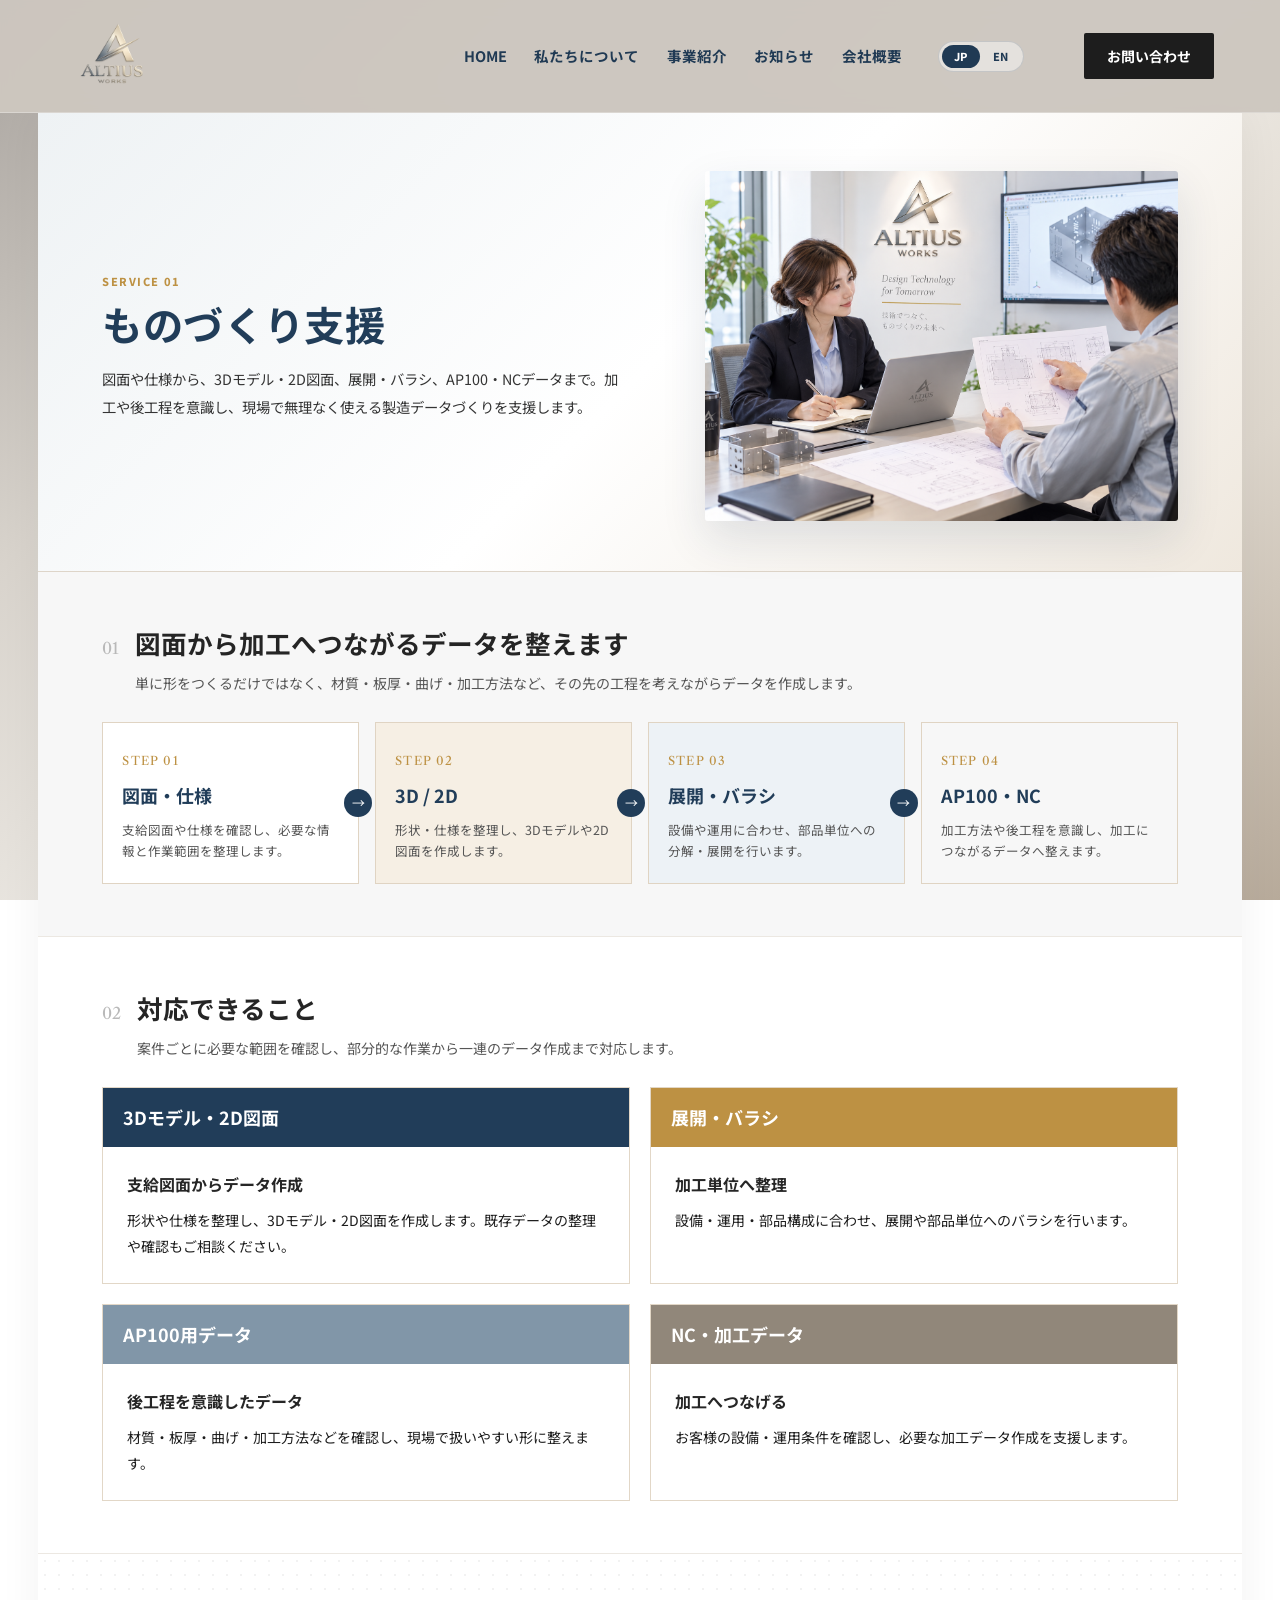
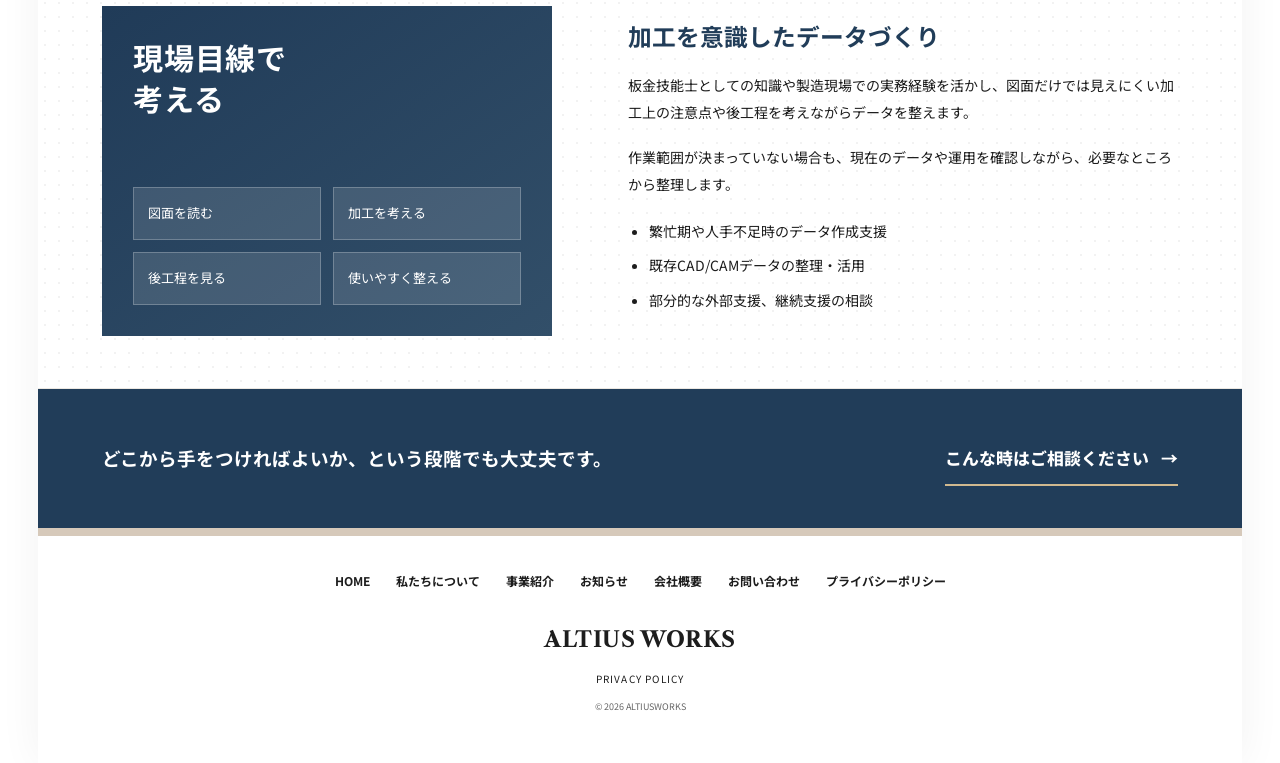
<file: monozukuri.html>
<!doctype html>
<html lang="ja" data-title-ja="ものづくり支援 | ALTIUS WORKS" data-title-en="Manufacturing Support | ALTIUS WORKS">
<head>
  <meta charset="utf-8">
  <meta name="viewport" content="width=device-width,initial-scale=1">
  
  <meta name="description" data-ja="ALTIUS WORKSのものづくり支援。3Dモデル、2D図面、展開・バラシ、AP100・NCデータなど、加工を意識した製造データ作成を支援します。" data-en="ALTIUS WORKS manufacturing support for 3D models, 2D drawings, flat patterns, AP100 and NC data." content="ALTIUS WORKSのものづくり支援。3Dモデル、2D図面、展開・バラシ、AP100・NCデータなど、加工を意識した製造データ作成を支援します。">
  <title>ものづくり支援 | ALTIUS WORKS</title>
  <link rel="preconnect" href="https://fonts.googleapis.com"><link rel="preconnect" href="https://fonts.gstatic.com" crossorigin>
  <link href="https://fonts.googleapis.com/css2?family=Libre+Caslon+Text:wght@400;700&family=Noto+Sans+JP:wght@400;500;600;700;800&display=swap" rel="stylesheet">
  <link rel="stylesheet" href="site.css">
</head>
<body>
<header class="site-header">
  <div class="header-inner">
    <a class="brand" href="index.html" aria-label="ALTIUS WORKS HOME"><img src="assets/logo.png" alt="ALTIUS WORKS"></a>
    <nav class="desktop-nav" aria-label="メインナビゲーション">
      <a href="index.html">HOME</a>
      <a class="i18n" data-ja="私たちについて" data-en="About us" href="index.html#about">私たちについて</a>
      <a class="i18n" data-ja="事業紹介" data-en="Services" href="index.html#service">事業紹介</a>
      <a class="i18n" data-ja="お知らせ" data-en="Information" href="index.html#information">お知らせ</a>
      <a class="i18n" data-ja="会社概要" data-en="Company" href="index.html#company">会社概要</a>
    </nav>
    <div class="lang-switch" role="group" aria-label="Language selection"><button type="button" class="lang-button is-active" data-lang="ja" aria-pressed="true">JP</button><button type="button" class="lang-button" data-lang="en" aria-pressed="false">EN</button></div>
    <a class="contact-link i18n" data-ja="お問い合わせ" data-en="Contact" href="index.html#contact">お問い合わせ</a>
    <button class="menu-button" type="button" data-aria-ja="メニューを開く" data-aria-en="Open menu" aria-label="メニューを開く" aria-expanded="false"><span></span></button>
  </div>
  <nav class="mobile-nav" aria-label="モバイルナビゲーション">
    <a href="index.html">HOME</a>
    <a class="i18n" data-ja="事業紹介" data-en="Services" href="index.html#service">事業紹介</a>
    <a class="i18n" data-ja="お知らせ" data-en="Information" href="index.html#information">お知らせ</a>
    <a class="i18n" data-ja="会社概要" data-en="Company" href="index.html#company">会社概要</a>
    <a class="i18n" data-ja="お問い合わせ" data-en="Contact" href="index.html#contact">お問い合わせ</a>
  </nav>
</header>
<main class="page-shell detail-page">
<section class="detail-hero"><div class="detail-hero-grid"><div><div class="eyebrow">SERVICE 01</div>
<h1 class="detail-title i18n" data-ja="ものづくり支援" data-en="Manufacturing Support">ものづくり支援</h1>
<p class="detail-lead i18n" data-ja="図面や仕様から、3Dモデル・2D図面、展開・バラシ、AP100・NCデータまで。加工や後工程を意識し、現場で無理なく使える製造データづくりを支援します。" data-en="From drawings and specifications to 3D models, 2D drawings, flat patterns, part breakdowns, and AP100/NC data, we create practical manufacturing data with downstream processes in mind.">図面や仕様から、3Dモデル・2D図面、展開・バラシ、AP100・NCデータまで。加工や後工程を意識し、現場で無理なく使える製造データづくりを支援します。</p></div>
<img class="detail-hero-image" src="assets/service-1.png" alt="ものづくり支援のイメージ" data-alt-ja="ものづくり支援のイメージ" data-alt-en="Manufacturing support image"></div></section>
<section class="detail-section soft"><div class="detail-heading"><div class="num">01</div>
<h2 class="i18n" data-ja="図面から加工へつながるデータを整えます" data-en="Preparing Manufacturing Data from Drawing to Production">図面から加工へつながるデータを整えます</h2>
<p class="i18n" data-ja="単に形をつくるだけではなく、材質・板厚・曲げ・加工方法など、その先の工程を考えながらデータを作成します。" data-en="Rather than simply creating geometry, we build data with downstream processes in mind, including material, thickness, bending, and processing methods.">単に形をつくるだけではなく、材質・板厚・曲げ・加工方法など、その先の工程を考えながらデータを作成します。</p></div>
<div class="process-flow">
<div class="process-step"><span class="step-no">STEP 01</span><h3 class="i18n" data-ja="図面・仕様" data-en="Drawings / Specifications">図面・仕様</h3><p class="i18n" data-ja="支給図面や仕様を確認し、必要な情報と作業範囲を整理します。" data-en="We review supplied drawings and specifications, then organize the required information and scope of work.">支給図面や仕様を確認し、必要な情報と作業範囲を整理します。</p></div>
<div class="process-step"><span class="step-no">STEP 02</span><h3>3D / 2D</h3><p class="i18n" data-ja="形状・仕様を整理し、3Dモデルや2D図面を作成します。" data-en="We organize geometry and specifications, then create 3D models and 2D drawings.">形状・仕様を整理し、3Dモデルや2D図面を作成します。</p></div>
<div class="process-step"><span class="step-no">STEP 03</span><h3 class="i18n" data-ja="展開・バラシ" data-en="Flat Patterns / Part Breakdown">展開・バラシ</h3><p class="i18n" data-ja="設備や運用に合わせ、部品単位への分解・展開を行います。" data-en="We split and unfold parts to suit your equipment and production workflow.">設備や運用に合わせ、部品単位への分解・展開を行います。</p></div>
<div class="process-step"><span class="step-no">STEP 04</span><h3>AP100・NC</h3><p class="i18n" data-ja="加工方法や後工程を意識し、加工につながるデータへ整えます。" data-en="We prepare data for production with machining methods and downstream processes in mind.">加工方法や後工程を意識し、加工につながるデータへ整えます。</p></div>
</div></section>
<section class="detail-section"><div class="detail-heading"><div class="num">02</div><h2 class="i18n" data-ja="対応できること" data-en="What We Can Support">対応できること</h2><p class="i18n" data-ja="案件ごとに必要な範囲を確認し、部分的な作業から一連のデータ作成まで対応します。" data-en="We confirm the required scope for each project and can support anything from individual tasks to a complete set of manufacturing data.">案件ごとに必要な範囲を確認し、部分的な作業から一連のデータ作成まで対応します。</p></div>
<div class="capability-grid">
<article class="capability-card"><div class="bar i18n" data-ja="3Dモデル・2D図面" data-en="3D Models / 2D Drawings">3Dモデル・2D図面</div><div class="body"><strong class="i18n" data-ja="支給図面からデータ作成" data-en="Create data from supplied drawings">支給図面からデータ作成</strong><span class="i18n" data-ja="形状や仕様を整理し、3Dモデル・2D図面を作成します。既存データの整理や確認もご相談ください。" data-en="We organize geometry and specifications to create 3D models and 2D drawings. We can also review and organize existing data.">形状や仕様を整理し、3Dモデル・2D図面を作成します。既存データの整理や確認もご相談ください。</span></div></article>
<article class="capability-card gold"><div class="bar i18n" data-ja="展開・バラシ" data-en="Flat Patterns / Part Breakdown">展開・バラシ</div><div class="body"><strong class="i18n" data-ja="加工単位へ整理" data-en="Organize into production units">加工単位へ整理</strong><span class="i18n" data-ja="設備・運用・部品構成に合わせ、展開や部品単位へのバラシを行います。" data-en="We create flat patterns and break assemblies into parts to suit your equipment, workflow, and part structure.">設備・運用・部品構成に合わせ、展開や部品単位へのバラシを行います。</span></div></article>
<article class="capability-card gray"><div class="bar i18n" data-ja="AP100用データ" data-en="AP100 Data">AP100用データ</div><div class="body"><strong class="i18n" data-ja="後工程を意識したデータ" data-en="Data prepared for downstream work">後工程を意識したデータ</strong><span class="i18n" data-ja="材質・板厚・曲げ・加工方法などを確認し、現場で扱いやすい形に整えます。" data-en="We check material, thickness, bending, and processing methods, then prepare data that is practical for the shop floor.">材質・板厚・曲げ・加工方法などを確認し、現場で扱いやすい形に整えます。</span></div></article>
<article class="capability-card taupe"><div class="bar i18n" data-ja="NC・加工データ" data-en="NC / Processing Data">NC・加工データ</div><div class="body"><strong class="i18n" data-ja="加工へつなげる" data-en="Connect data to production">加工へつなげる</strong><span class="i18n" data-ja="お客様の設備・運用条件を確認し、必要な加工データ作成を支援します。" data-en="We confirm your equipment and operating conditions, then support the creation of the processing data you need.">お客様の設備・運用条件を確認し、必要な加工データ作成を支援します。</span></div></article>
</div></section>
<section class="detail-section dots"><div class="feature-split"><div class="feature-visual"><h3 class="jp-feature-title i18n" data-ja="現場目線で<br>考える" data-en="Shop-floor<br>Perspective">現場目線で<br>考える</h3><div class="mini-grid"><span class="i18n" data-ja="図面を読む" data-en="Read the drawing">図面を読む</span><span class="i18n" data-ja="加工を考える" data-en="Think about processing">加工を考える</span><span class="i18n" data-ja="後工程を見る" data-en="Consider downstream work">後工程を見る</span><span class="i18n" data-ja="使いやすく整える" data-en="Make data practical">使いやすく整える</span></div></div>
<div class="feature-copy"><h3 class="i18n" data-ja="加工を意識したデータづくり" data-en="Data Created with Manufacturing in Mind">加工を意識したデータづくり</h3><p class="i18n" data-ja="板金技能士としての知識や製造現場での実務経験を活かし、図面だけでは見えにくい加工上の注意点や後工程を考えながらデータを整えます。" data-en="Drawing on sheet-metal fabrication knowledge and hands-on manufacturing experience, we prepare data while considering processing details and downstream work that may not be obvious from the drawing alone.">板金技能士としての知識や製造現場での実務経験を活かし、図面だけでは見えにくい加工上の注意点や後工程を考えながらデータを整えます。</p><p class="i18n" data-ja="作業範囲が決まっていない場合も、現在のデータや運用を確認しながら、必要なところから整理します。" data-en="Even when the scope is not yet defined, we can review your current data and workflow and start with the areas that need attention most.">作業範囲が決まっていない場合も、現在のデータや運用を確認しながら、必要なところから整理します。</p><ul><li class="i18n" data-ja="繁忙期や人手不足時のデータ作成支援" data-en="Data creation support during busy periods or staff shortages">繁忙期や人手不足時のデータ作成支援</li><li class="i18n" data-ja="既存CAD/CAMデータの整理・活用" data-en="Organization and reuse of existing CAD/CAM data">既存CAD/CAMデータの整理・活用</li><li class="i18n" data-ja="部分的な外部支援、継続支援の相談" data-en="One-off or ongoing external support">部分的な外部支援、継続支援の相談</li></ul></div></div></section>
<section class="detail-cta"><strong class="i18n" data-ja="どこから手をつければよいか、という段階でも大丈夫です。" data-en="It is fine if you are still deciding where to start.">どこから手をつければよいか、という段階でも大丈夫です。</strong><a class="i18n" data-ja="こんな時はご相談ください" data-en="When to Consult Us" href="consultation.html">こんな時はご相談ください</a></section>
<footer class="footer">
  <nav class="footer-nav">
    <a href="index.html">HOME</a>
    <a class="i18n" data-ja="私たちについて" data-en="About us" href="index.html#about">私たちについて</a>
    <a class="i18n" data-ja="事業紹介" data-en="Services" href="index.html#service">事業紹介</a>
    <a class="i18n" data-ja="お知らせ" data-en="Information" href="index.html#information">お知らせ</a>
    <a class="i18n" data-ja="会社概要" data-en="Company" href="index.html#company">会社概要</a>
    <a class="i18n" data-ja="お問い合わせ" data-en="Contact" href="index.html#contact">お問い合わせ</a>
    <a class="i18n" data-ja="プライバシーポリシー" data-en="Privacy Policy" href="privacy-policy.html">プライバシーポリシー</a>
  </nav>
  <div class="footer-brand">ALTIUS WORKS</div>
  <div class="footer-policy"><a href="privacy-policy.html">PRIVACY POLICY</a></div>
  <div class="copyright">© 2026 ALTIUSWORKS</div>
</footer>
</main>
<script src="site.js"></script>
</body></html>
</file>
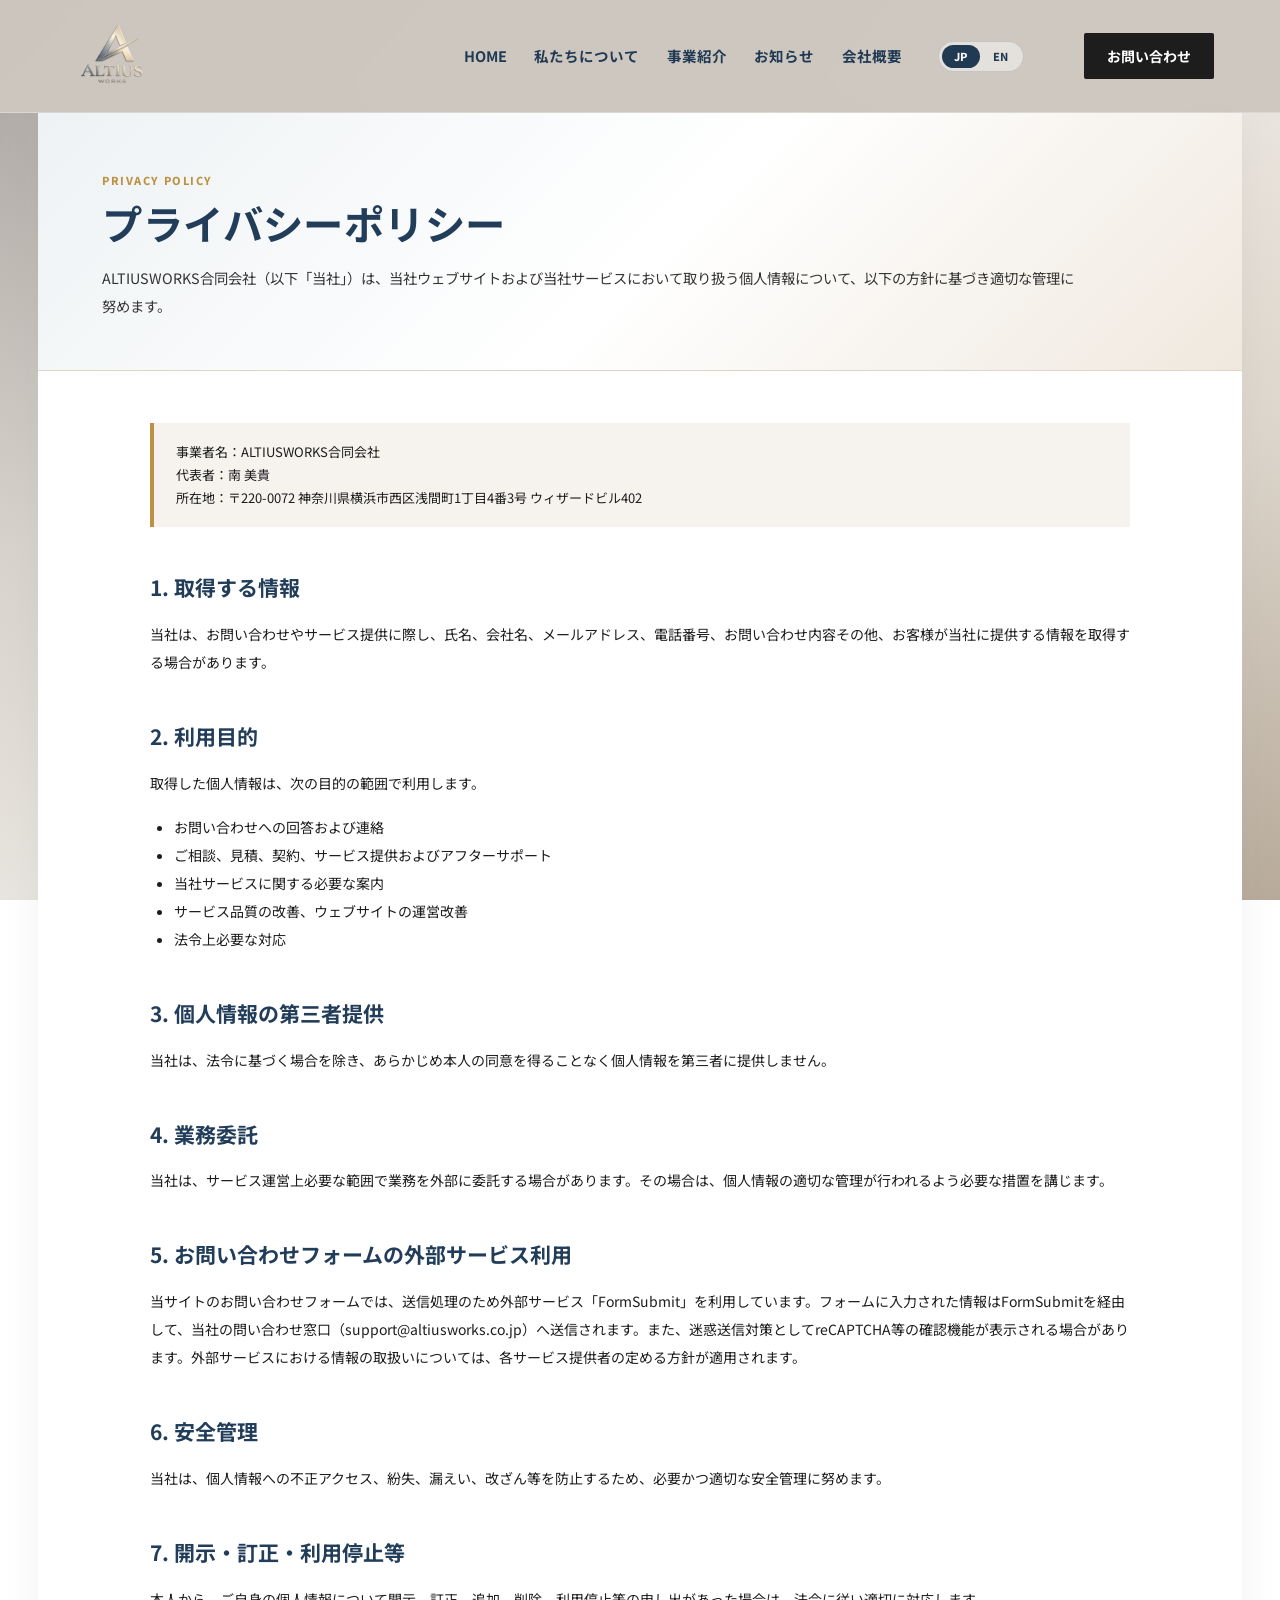
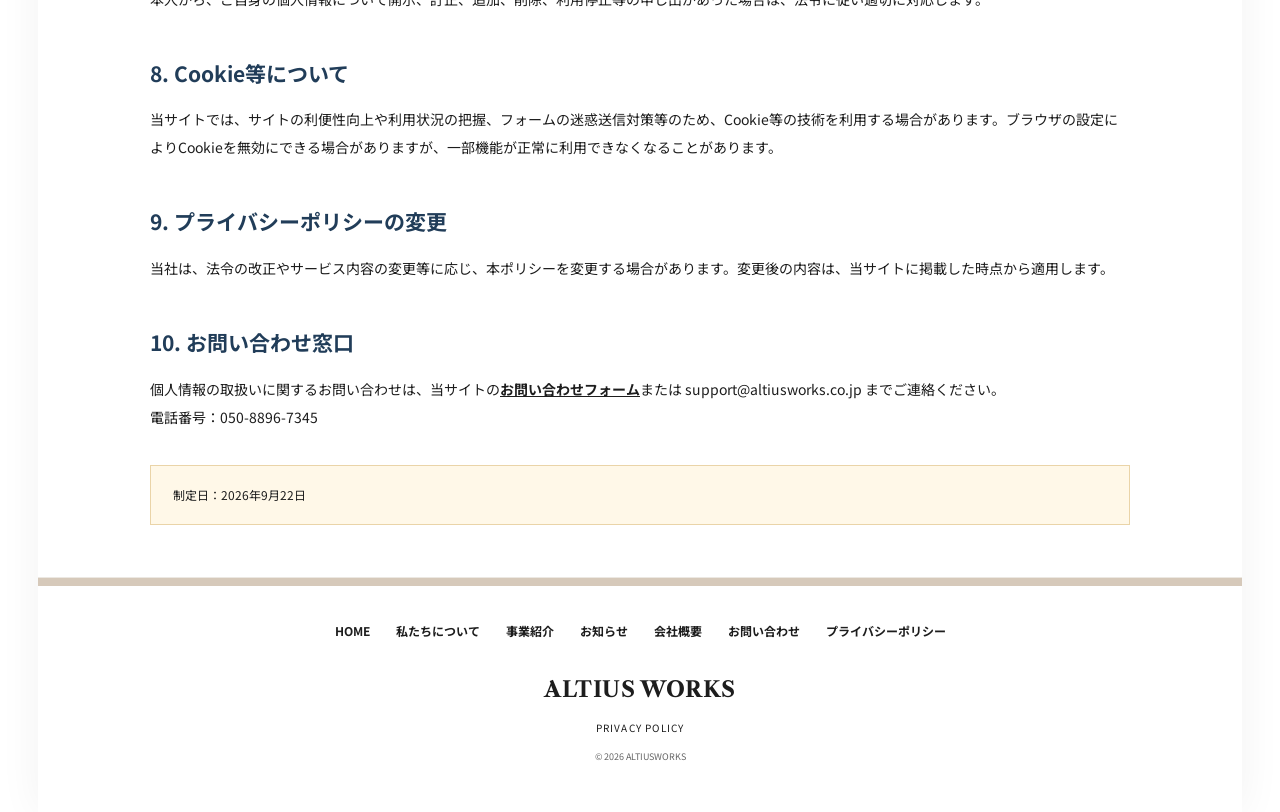
<file: privacy-policy.html>
<!doctype html>
<html lang="ja" data-title-ja="プライバシーポリシー | ALTIUS WORKS" data-title-en="Privacy Policy | ALTIUS WORKS">
<head>
  <meta charset="utf-8">
  <meta name="viewport" content="width=device-width,initial-scale=1">
  
  <meta name="description" data-ja="ALTIUSWORKS合同会社のプライバシーポリシー。" data-en="Privacy Policy of ALTIUSWORKS LLC." content="ALTIUSWORKS合同会社のプライバシーポリシー。">
  <title>プライバシーポリシー | ALTIUS WORKS</title>
  <link rel="preconnect" href="https://fonts.googleapis.com"><link rel="preconnect" href="https://fonts.gstatic.com" crossorigin>
  <link href="https://fonts.googleapis.com/css2?family=Libre+Caslon+Text:wght@400;700&family=Noto+Sans+JP:wght@400;500;600;700;800&display=swap" rel="stylesheet">
  <link rel="stylesheet" href="site.css">
</head>
<body>
<header class="site-header">
  <div class="header-inner">
    <a class="brand" href="index.html" aria-label="ALTIUS WORKS HOME"><img src="assets/logo.png" alt="ALTIUS WORKS"></a>
    <nav class="desktop-nav" aria-label="メインナビゲーション">
      <a href="index.html">HOME</a>
      <a class="i18n" data-ja="私たちについて" data-en="About us" href="index.html#about">私たちについて</a>
      <a class="i18n" data-ja="事業紹介" data-en="Services" href="index.html#service">事業紹介</a>
      <a class="i18n" data-ja="お知らせ" data-en="Information" href="index.html#information">お知らせ</a>
      <a class="i18n" data-ja="会社概要" data-en="Company" href="index.html#company">会社概要</a>
    </nav>
    <div class="lang-switch" role="group" aria-label="Language selection"><button type="button" class="lang-button is-active" data-lang="ja" aria-pressed="true">JP</button><button type="button" class="lang-button" data-lang="en" aria-pressed="false">EN</button></div>
    <a class="contact-link i18n" data-ja="お問い合わせ" data-en="Contact" href="index.html#contact">お問い合わせ</a>
    <button class="menu-button" type="button" data-aria-ja="メニューを開く" data-aria-en="Open menu" aria-label="メニューを開く" aria-expanded="false"><span></span></button>
  </div>
  <nav class="mobile-nav" aria-label="モバイルナビゲーション">
    <a href="index.html">HOME</a>
    <a class="i18n" data-ja="事業紹介" data-en="Services" href="index.html#service">事業紹介</a>
    <a class="i18n" data-ja="お知らせ" data-en="Information" href="index.html#information">お知らせ</a>
    <a class="i18n" data-ja="会社概要" data-en="Company" href="index.html#company">会社概要</a>
    <a class="i18n" data-ja="お問い合わせ" data-en="Contact" href="index.html#contact">お問い合わせ</a>
  </nav>
</header>
<main class="page-shell detail-page">
<section class="detail-hero"><div class="consult-intro"><div class="eyebrow">PRIVACY POLICY</div><h1 class="detail-title i18n" data-ja="プライバシーポリシー" data-en="Privacy Policy">プライバシーポリシー</h1><p class="detail-lead i18n" data-ja="ALTIUSWORKS合同会社（以下「当社」）は、当社ウェブサイトおよび当社サービスにおいて取り扱う個人情報について、以下の方針に基づき適切な管理に努めます。" data-en="ALTIUSWORKS LLC (hereinafter, &quot;the Company&quot;) strives to manage personal information handled through this website and our services appropriately in accordance with the following policy.">ALTIUSWORKS合同会社（以下「当社」）は、当社ウェブサイトおよび当社サービスにおいて取り扱う個人情報について、以下の方針に基づき適切な管理に努めます。</p></div></section>
<section class="detail-section"><div class="policy-wrap">
<div class="policy-meta i18n" data-ja="事業者名：ALTIUSWORKS合同会社<br>代表者：南 美貴<br>所在地：〒220-0072 神奈川県横浜市西区浅間町1丁目4番3号 ウィザードビル402" data-en="Company: ALTIUSWORKS LLC<br>Representative: Miki Minami<br>Address: Wizard Building 402, 1-4-3 Sengen-cho, Nishi-ku, Yokohama, Kanagawa 220-0072, Japan">事業者名：ALTIUSWORKS合同会社<br>代表者：南 美貴<br>所在地：〒220-0072 神奈川県横浜市西区浅間町1丁目4番3号 ウィザードビル402</div>
<h2 class="i18n" data-ja="1. 取得する情報" data-en="1. Information We Collect">1. 取得する情報</h2><p class="i18n" data-ja="当社は、お問い合わせやサービス提供に際し、氏名、会社名、メールアドレス、電話番号、お問い合わせ内容その他、お客様が当社に提供する情報を取得する場合があります。" data-en="When responding to inquiries or providing services, we may collect information provided by you, including your name, company name, email address, telephone number, inquiry details, and other information you choose to provide.">当社は、お問い合わせやサービス提供に際し、氏名、会社名、メールアドレス、電話番号、お問い合わせ内容その他、お客様が当社に提供する情報を取得する場合があります。</p>
<h2 class="i18n" data-ja="2. 利用目的" data-en="2. Purposes of Use">2. 利用目的</h2><p class="i18n" data-ja="取得した個人情報は、次の目的の範囲で利用します。" data-en="We use personal information within the scope of the following purposes.">取得した個人情報は、次の目的の範囲で利用します。</p><ul><li class="i18n" data-ja="お問い合わせへの回答および連絡" data-en="Responding to inquiries and contacting you">お問い合わせへの回答および連絡</li><li class="i18n" data-ja="ご相談、見積、契約、サービス提供およびアフターサポート" data-en="Consultations, quotations, contracts, service delivery, and after-sales support">ご相談、見積、契約、サービス提供およびアフターサポート</li><li class="i18n" data-ja="当社サービスに関する必要な案内" data-en="Providing necessary information about our services">当社サービスに関する必要な案内</li><li class="i18n" data-ja="サービス品質の改善、ウェブサイトの運営改善" data-en="Improving service quality and website operations">サービス品質の改善、ウェブサイトの運営改善</li><li class="i18n" data-ja="法令上必要な対応" data-en="Complying with legal obligations">法令上必要な対応</li></ul>
<h2 class="i18n" data-ja="3. 個人情報の第三者提供" data-en="3. Provision to Third Parties">3. 個人情報の第三者提供</h2><p class="i18n" data-ja="当社は、法令に基づく場合を除き、あらかじめ本人の同意を得ることなく個人情報を第三者に提供しません。" data-en="Except where required by law, we do not provide personal information to third parties without the prior consent of the individual concerned.">当社は、法令に基づく場合を除き、あらかじめ本人の同意を得ることなく個人情報を第三者に提供しません。</p>
<h2 class="i18n" data-ja="4. 業務委託" data-en="4. Outsourcing">4. 業務委託</h2><p class="i18n" data-ja="当社は、サービス運営上必要な範囲で業務を外部に委託する場合があります。その場合は、個人情報の適切な管理が行われるよう必要な措置を講じます。" data-en="We may outsource certain operations as necessary to provide our services. In such cases, we take appropriate measures to ensure that personal information is properly managed.">当社は、サービス運営上必要な範囲で業務を外部に委託する場合があります。その場合は、個人情報の適切な管理が行われるよう必要な措置を講じます。</p>
<h2 class="i18n" data-ja="5. お問い合わせフォームの外部サービス利用" data-en="5. External Service Used for the Contact Form">5. お問い合わせフォームの外部サービス利用</h2><p class="i18n" data-ja="当サイトのお問い合わせフォームでは、送信処理のため外部サービス「FormSubmit」を利用しています。フォームに入力された情報はFormSubmitを経由して、当社の問い合わせ窓口（support@altiusworks.co.jp）へ送信されます。また、迷惑送信対策としてreCAPTCHA等の確認機能が表示される場合があります。外部サービスにおける情報の取扱いについては、各サービス提供者の定める方針が適用されます。" data-en="This website uses the external service FormSubmit to process contact-form submissions. Information entered into the form is transmitted through FormSubmit to our inquiry address (support@altiusworks.co.jp). A verification function such as reCAPTCHA may also be displayed to prevent spam. Information handled by external services is subject to the policies established by those service providers.">当サイトのお問い合わせフォームでは、送信処理のため外部サービス「FormSubmit」を利用しています。フォームに入力された情報はFormSubmitを経由して、当社の問い合わせ窓口（support@altiusworks.co.jp）へ送信されます。また、迷惑送信対策としてreCAPTCHA等の確認機能が表示される場合があります。外部サービスにおける情報の取扱いについては、各サービス提供者の定める方針が適用されます。</p>
<h2 class="i18n" data-ja="6. 安全管理" data-en="6. Security Management">6. 安全管理</h2><p class="i18n" data-ja="当社は、個人情報への不正アクセス、紛失、漏えい、改ざん等を防止するため、必要かつ適切な安全管理に努めます。" data-en="We take necessary and appropriate security measures to help prevent unauthorized access to, loss, leakage, or alteration of personal information.">当社は、個人情報への不正アクセス、紛失、漏えい、改ざん等を防止するため、必要かつ適切な安全管理に努めます。</p>
<h2 class="i18n" data-ja="7. 開示・訂正・利用停止等" data-en="7. Disclosure, Correction, and Suspension of Use">7. 開示・訂正・利用停止等</h2><p class="i18n" data-ja="本人から、ご自身の個人情報について開示、訂正、追加、削除、利用停止等の申し出があった場合は、法令に従い適切に対応します。" data-en="If an individual requests disclosure, correction, addition, deletion, suspension of use, or other handling of their personal information, we will respond appropriately in accordance with applicable laws and regulations.">本人から、ご自身の個人情報について開示、訂正、追加、削除、利用停止等の申し出があった場合は、法令に従い適切に対応します。</p>
<h2 class="i18n" data-ja="8. Cookie等について" data-en="8. Cookies and Similar Technologies">8. Cookie等について</h2><p class="i18n" data-ja="当サイトでは、サイトの利便性向上や利用状況の把握、フォームの迷惑送信対策等のため、Cookie等の技術を利用する場合があります。ブラウザの設定によりCookieを無効にできる場合がありますが、一部機能が正常に利用できなくなることがあります。" data-en="This website may use cookies and similar technologies to improve usability, understand site usage, and help prevent spam through the contact form. You may be able to disable cookies through your browser settings, but some functions may not operate correctly as a result.">当サイトでは、サイトの利便性向上や利用状況の把握、フォームの迷惑送信対策等のため、Cookie等の技術を利用する場合があります。ブラウザの設定によりCookieを無効にできる場合がありますが、一部機能が正常に利用できなくなることがあります。</p>
<h2 class="i18n" data-ja="9. プライバシーポリシーの変更" data-en="9. Changes to This Privacy Policy">9. プライバシーポリシーの変更</h2><p class="i18n" data-ja="当社は、法令の改正やサービス内容の変更等に応じ、本ポリシーを変更する場合があります。変更後の内容は、当サイトに掲載した時点から適用します。" data-en="We may revise this policy in response to changes in laws, regulations, or our services. The revised policy will take effect when posted on this website.">当社は、法令の改正やサービス内容の変更等に応じ、本ポリシーを変更する場合があります。変更後の内容は、当サイトに掲載した時点から適用します。</p>
<h2 class="i18n" data-ja="10. お問い合わせ窓口" data-en="10. Contact for Privacy Inquiries">10. お問い合わせ窓口</h2><p class="i18n" data-ja="個人情報の取扱いに関するお問い合わせは、当サイトの<a href='index.html#contact' style='text-decoration:underline;font-weight:700'>お問い合わせフォーム</a>または support@altiusworks.co.jp までご連絡ください。<br>電話番号：050-8896-7345" data-en="For inquiries regarding the handling of personal information, please use our <a href='index.html#contact' style='text-decoration:underline;font-weight:700'>contact form</a> or email support@altiusworks.co.jp.<br>Phone: 050-8896-7345">個人情報の取扱いに関するお問い合わせは、当サイトの<a href="index.html#contact" style="text-decoration:underline;font-weight:700">お問い合わせフォーム</a>または support@altiusworks.co.jp までご連絡ください。<br>電話番号：050-8896-7345</p>
<div class="policy-note i18n" data-ja="制定日：2026年9月22日" data-en="Established: September 22, 2026">制定日：2026年9月22日</div>
</div></section>
<footer class="footer">
  <nav class="footer-nav">
    <a href="index.html">HOME</a>
    <a class="i18n" data-ja="私たちについて" data-en="About us" href="index.html#about">私たちについて</a>
    <a class="i18n" data-ja="事業紹介" data-en="Services" href="index.html#service">事業紹介</a>
    <a class="i18n" data-ja="お知らせ" data-en="Information" href="index.html#information">お知らせ</a>
    <a class="i18n" data-ja="会社概要" data-en="Company" href="index.html#company">会社概要</a>
    <a class="i18n" data-ja="お問い合わせ" data-en="Contact" href="index.html#contact">お問い合わせ</a>
    <a class="i18n" data-ja="プライバシーポリシー" data-en="Privacy Policy" href="privacy-policy.html">プライバシーポリシー</a>
  </nav>
  <div class="footer-brand">ALTIUS WORKS</div>
  <div class="footer-policy"><a href="privacy-policy.html">PRIVACY POLICY</a></div>
  <div class="copyright">© 2026 ALTIUSWORKS</div>
</footer>
</main>
<script src="site.js"></script>
</body></html>
</file>
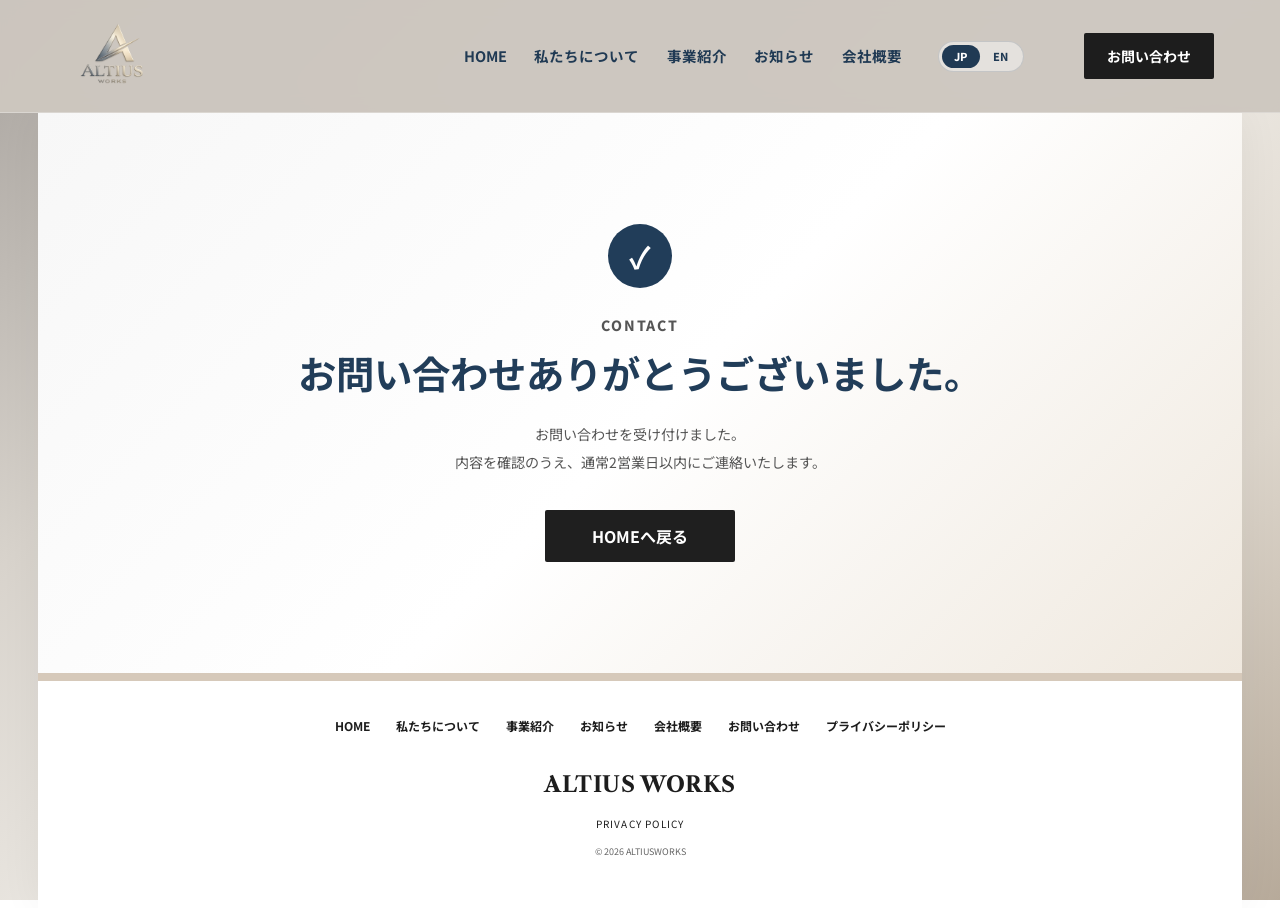
<file: thanks.html>
<!DOCTYPE html>

<html data-title-en="Thank You | ALTIUS WORKS" data-title-ja="お問い合わせありがとうございました | ALTIUS WORKS" lang="ja">
<head>
<meta charset="utf-8"/>
<meta content="width=device-width,initial-scale=1" name="viewport"/>
<meta content="noindex,nofollow" name="robots"/>
<meta content="ALTIUS WORKSへのお問い合わせを受け付けました。" data-en="Thank you for contacting ALTIUS WORKS." data-ja="ALTIUS WORKSへのお問い合わせを受け付けました。" name="description"/>
<title>お問い合わせありがとうございました | ALTIUS WORKS</title>
<link href="https://fonts.googleapis.com" rel="preconnect"/><link crossorigin="" href="https://fonts.gstatic.com" rel="preconnect"/>
<link href="https://fonts.googleapis.com/css2?family=Libre+Caslon+Text:wght@400;700&amp;family=Noto+Sans+JP:wght@400;500;600;700;800&amp;display=swap" rel="stylesheet"/>
<link href="site.css" rel="stylesheet"/>
</head><body>
<header class="site-header">
<div class="header-inner">
<a aria-label="ALTIUS WORKS HOME" class="brand" href="index.html"><img alt="ALTIUS WORKS" src="assets/logo.png"/></a>
<nav aria-label="メインナビゲーション" class="desktop-nav">
<a href="index.html">HOME</a>
<a class="i18n" data-en="About us" data-ja="私たちについて" href="index.html#about">私たちについて</a>
<a class="i18n" data-en="Services" data-ja="事業紹介" href="index.html#service">事業紹介</a>
<a class="i18n" data-en="Information" data-ja="お知らせ" href="index.html#information">お知らせ</a>
<a class="i18n" data-en="Company" data-ja="会社概要" href="index.html#company">会社概要</a>
</nav>
<div aria-label="Language selection" class="lang-switch" role="group"><button aria-pressed="true" class="lang-button is-active" data-lang="ja" type="button">JP</button><button aria-pressed="false" class="lang-button" data-lang="en" type="button">EN</button></div>
<a class="contact-link i18n" data-en="Contact" data-ja="お問い合わせ" href="index.html#contact">お問い合わせ</a>
<button aria-expanded="false" aria-label="メニューを開く" class="menu-button" data-aria-en="Open menu" data-aria-ja="メニューを開く" type="button"><span></span></button>
</div>
<nav aria-label="モバイルナビゲーション" class="mobile-nav">
<a href="index.html">HOME</a>
<a class="i18n" data-en="Services" data-ja="事業紹介" href="index.html#service">事業紹介</a>
<a class="i18n" data-en="Information" data-ja="お知らせ" href="index.html#information">お知らせ</a>
<a class="i18n" data-en="Company" data-ja="会社概要" href="index.html#company">会社概要</a>
<a class="i18n" data-en="Contact" data-ja="お問い合わせ" href="index.html#contact">お問い合わせ</a>
</nav>
</header>
<main class="page-shell thanks-page"><section class="thanks-panel"><div aria-hidden="true" class="thanks-mark">✓</div><p class="eyebrow">CONTACT</p><h1 class="i18n" data-en="Thank you for your inquiry." data-ja="お問い合わせありがとうございました。">お問い合わせありがとうございました。</h1><p class="i18n" data-en="Your inquiry has been received.&lt;br&gt;We will review the details and normally respond within two business days." data-ja="お問い合わせを受け付けました。&lt;br&gt;内容を確認のうえ、通常2営業日以内にご連絡いたします。">お問い合わせを受け付けました。<br/>内容を確認のうえ、通常2営業日以内にご連絡いたします。</p><a class="thanks-home i18n" data-en="Back to Home" data-ja="HOMEへ戻る" href="index.html">HOMEへ戻る</a></section>
<footer class="footer">
<nav class="footer-nav">
<a href="index.html">HOME</a>
<a class="i18n" data-en="About us" data-ja="私たちについて" href="index.html#about">私たちについて</a>
<a class="i18n" data-en="Services" data-ja="事業紹介" href="index.html#service">事業紹介</a>
<a class="i18n" data-en="Information" data-ja="お知らせ" href="index.html#information">お知らせ</a>
<a class="i18n" data-en="Company" data-ja="会社概要" href="index.html#company">会社概要</a>
<a class="i18n" data-en="Contact" data-ja="お問い合わせ" href="index.html#contact">お問い合わせ</a>
<a class="i18n" data-en="Privacy Policy" data-ja="プライバシーポリシー" href="privacy-policy.html">プライバシーポリシー</a>
</nav>
<div class="footer-brand">ALTIUS WORKS</div>
<div class="footer-policy"><a href="privacy-policy.html">PRIVACY POLICY</a></div>
<div class="copyright">© 2026 ALTIUSWORKS</div>
</footer></main>
<script src="site.js"></script></body></html>
</file>
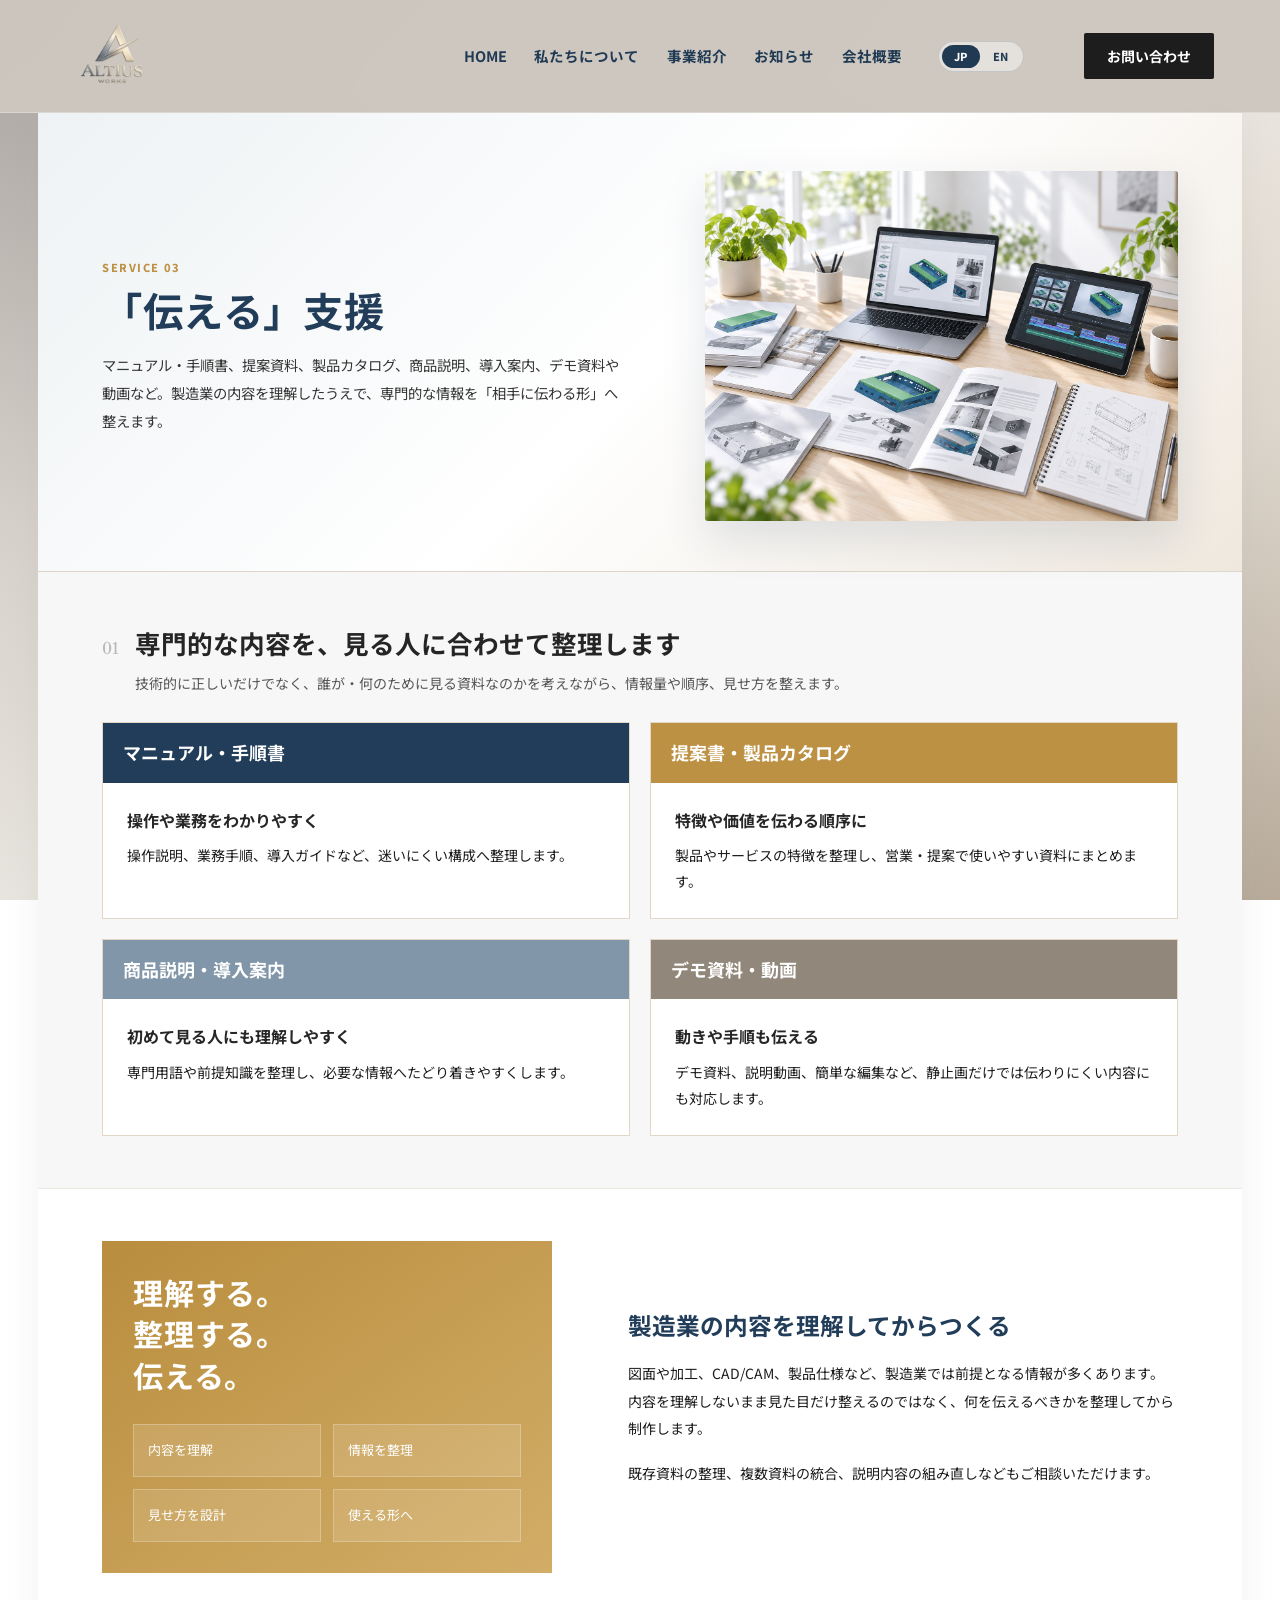
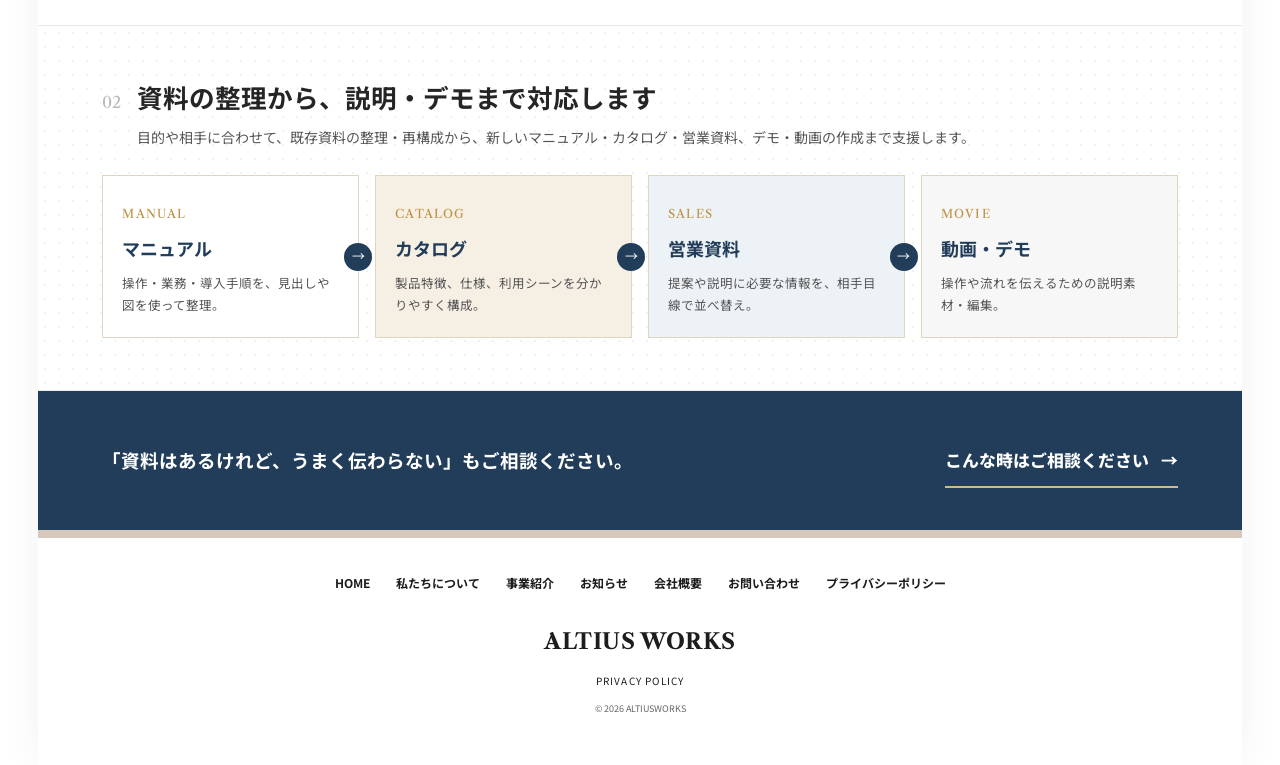
<file: tsutaeru.html>
<!doctype html>
<html lang="ja" data-title-ja="伝える支援 | ALTIUS WORKS" data-title-en="Communication Support | ALTIUS WORKS">
<head>
  <meta charset="utf-8">
  <meta name="viewport" content="width=device-width,initial-scale=1">
  
  <meta name="description" data-ja="マニュアル、手順書、提案資料、製品カタログ、商品説明、導入案内、デモ資料、動画など、製造業の内容を理解したうえで伝わる形に整えます。" data-en="Communication support for manuals, proposals, catalogs, product materials, demos and videos with an understanding of manufacturing." content="マニュアル、手順書、提案資料、製品カタログ、商品説明、導入案内、デモ資料、動画など、製造業の内容を理解したうえで伝わる形に整えます。">
  <title>伝える支援 | ALTIUS WORKS</title>
  <link rel="preconnect" href="https://fonts.googleapis.com"><link rel="preconnect" href="https://fonts.gstatic.com" crossorigin>
  <link href="https://fonts.googleapis.com/css2?family=Libre+Caslon+Text:wght@400;700&family=Noto+Sans+JP:wght@400;500;600;700;800&display=swap" rel="stylesheet">
  <link rel="stylesheet" href="site.css">
</head>
<body>
<header class="site-header">
  <div class="header-inner">
    <a class="brand" href="index.html" aria-label="ALTIUS WORKS HOME"><img src="assets/logo.png" alt="ALTIUS WORKS"></a>
    <nav class="desktop-nav" aria-label="メインナビゲーション">
      <a href="index.html">HOME</a>
      <a class="i18n" data-ja="私たちについて" data-en="About us" href="index.html#about">私たちについて</a>
      <a class="i18n" data-ja="事業紹介" data-en="Services" href="index.html#service">事業紹介</a>
      <a class="i18n" data-ja="お知らせ" data-en="Information" href="index.html#information">お知らせ</a>
      <a class="i18n" data-ja="会社概要" data-en="Company" href="index.html#company">会社概要</a>
    </nav>
    <div class="lang-switch" role="group" aria-label="Language selection"><button type="button" class="lang-button is-active" data-lang="ja" aria-pressed="true">JP</button><button type="button" class="lang-button" data-lang="en" aria-pressed="false">EN</button></div>
    <a class="contact-link i18n" data-ja="お問い合わせ" data-en="Contact" href="index.html#contact">お問い合わせ</a>
    <button class="menu-button" type="button" data-aria-ja="メニューを開く" data-aria-en="Open menu" aria-label="メニューを開く" aria-expanded="false"><span></span></button>
  </div>
  <nav class="mobile-nav" aria-label="モバイルナビゲーション">
    <a href="index.html">HOME</a>
    <a class="i18n" data-ja="事業紹介" data-en="Services" href="index.html#service">事業紹介</a>
    <a class="i18n" data-ja="お知らせ" data-en="Information" href="index.html#information">お知らせ</a>
    <a class="i18n" data-ja="会社概要" data-en="Company" href="index.html#company">会社概要</a>
    <a class="i18n" data-ja="お問い合わせ" data-en="Contact" href="index.html#contact">お問い合わせ</a>
  </nav>
</header>
<main class="page-shell detail-page">
<section class="detail-hero"><div class="detail-hero-grid"><div><div class="eyebrow">SERVICE 03</div><h1 class="detail-title i18n" data-ja="「伝える」支援" data-en="Communication Support">「伝える」支援</h1><p class="detail-lead i18n" data-ja="マニュアル・手順書、提案資料、製品カタログ、商品説明、導入案内、デモ資料や動画など。製造業の内容を理解したうえで、専門的な情報を「相手に伝わる形」へ整えます。" data-en="From manuals and proposals to product catalogs, introduction materials, demo content, and videos, we first understand the manufacturing context and then organize technical information into a form that is clear to the intended audience.">マニュアル・手順書、提案資料、製品カタログ、商品説明、導入案内、デモ資料や動画など。製造業の内容を理解したうえで、専門的な情報を「相手に伝わる形」へ整えます。</p></div><img class="detail-hero-image" src="assets/service-3.png" alt="伝える支援のイメージ" data-alt-ja="伝える支援のイメージ" data-alt-en="Communication support image"></div></section>
<section class="detail-section soft"><div class="detail-heading"><div class="num">01</div><h2 class="i18n" data-ja="専門的な内容を、見る人に合わせて整理します" data-en="Organize Technical Content for the People Who Need It">専門的な内容を、見る人に合わせて整理します</h2><p class="i18n" data-ja="技術的に正しいだけでなく、誰が・何のために見る資料なのかを考えながら、情報量や順序、見せ方を整えます。" data-en="We look beyond technical accuracy and organize the amount, order, and presentation of information based on who will use the material and for what purpose.">技術的に正しいだけでなく、誰が・何のために見る資料なのかを考えながら、情報量や順序、見せ方を整えます。</p></div>
<div class="capability-grid">
<article class="capability-card"><div class="bar i18n" data-ja="マニュアル・手順書" data-en="Manuals / Procedures">マニュアル・手順書</div><div class="body"><strong class="i18n" data-ja="操作や業務をわかりやすく" data-en="Make operations and procedures clear">操作や業務をわかりやすく</strong><span class="i18n" data-ja="操作説明、業務手順、導入ガイドなど、迷いにくい構成へ整理します。" data-en="We organize operating instructions, work procedures, and implementation guides into a structure that is easy to follow.">操作説明、業務手順、導入ガイドなど、迷いにくい構成へ整理します。</span></div></article>
<article class="capability-card gold"><div class="bar i18n" data-ja="提案書・製品カタログ" data-en="Proposals / Product Catalogs">提案書・製品カタログ</div><div class="body"><strong class="i18n" data-ja="特徴や価値を伝わる順序に" data-en="Present features and value in the right order">特徴や価値を伝わる順序に</strong><span class="i18n" data-ja="製品やサービスの特徴を整理し、営業・提案で使いやすい資料にまとめます。" data-en="We organize product and service features into materials that are easy to use in sales and proposals.">製品やサービスの特徴を整理し、営業・提案で使いやすい資料にまとめます。</span></div></article>
<article class="capability-card gray"><div class="bar i18n" data-ja="商品説明・導入案内" data-en="Product Explanations / Introduction Guides">商品説明・導入案内</div><div class="body"><strong class="i18n" data-ja="初めて見る人にも理解しやすく" data-en="Clear even for first-time readers">初めて見る人にも理解しやすく</strong><span class="i18n" data-ja="専門用語や前提知識を整理し、必要な情報へたどり着きやすくします。" data-en="We organize technical terms and background knowledge so readers can quickly reach the information they need.">専門用語や前提知識を整理し、必要な情報へたどり着きやすくします。</span></div></article>
<article class="capability-card taupe"><div class="bar i18n" data-ja="デモ資料・動画" data-en="Demo Materials / Video">デモ資料・動画</div><div class="body"><strong class="i18n" data-ja="動きや手順も伝える" data-en="Communicate movement and procedures">動きや手順も伝える</strong><span class="i18n" data-ja="デモ資料、説明動画、簡単な編集など、静止画だけでは伝わりにくい内容にも対応します。" data-en="We support demo materials, explanatory videos, and simple editing for content that is difficult to communicate with static images alone.">デモ資料、説明動画、簡単な編集など、静止画だけでは伝わりにくい内容にも対応します。</span></div></article>
</div></section>
<section class="detail-section"><div class="feature-split"><div class="feature-visual gold"><h3 class="jp-feature-title i18n" data-ja="理解する。<br>整理する。<br>伝える。" data-en="Understand.<br>Organize.<br>Communicate.">理解する。<br>整理する。<br>伝える。</h3><div class="mini-grid"><span class="i18n" data-ja="内容を理解" data-en="Understand the content">内容を理解</span><span class="i18n" data-ja="情報を整理" data-en="Organize information">情報を整理</span><span class="i18n" data-ja="見せ方を設計" data-en="Design the presentation">見せ方を設計</span><span class="i18n" data-ja="使える形へ" data-en="Make it usable">使える形へ</span></div></div><div class="feature-copy"><h3 class="i18n" data-ja="製造業の内容を理解してからつくる" data-en="We Understand the Manufacturing Context First">製造業の内容を理解してからつくる</h3><p class="i18n" data-ja="図面や加工、CAD/CAM、製品仕様など、製造業では前提となる情報が多くあります。内容を理解しないまま見た目だけ整えるのではなく、何を伝えるべきかを整理してから制作します。" data-en="Manufacturing materials often depend on drawings, processes, CAD/CAM, product specifications, and other technical context. Rather than polishing the appearance without understanding the content, we first clarify what needs to be communicated.">図面や加工、CAD/CAM、製品仕様など、製造業では前提となる情報が多くあります。内容を理解しないまま見た目だけ整えるのではなく、何を伝えるべきかを整理してから制作します。</p><p class="i18n" data-ja="既存資料の整理、複数資料の統合、説明内容の組み直しなどもご相談いただけます。" data-en="We can also help reorganize existing materials, combine multiple documents, and restructure explanations.">既存資料の整理、複数資料の統合、説明内容の組み直しなどもご相談いただけます。</p></div></div></section>
<section class="detail-section dots"><div class="detail-heading"><div class="num">02</div><h2 class="i18n" data-ja="資料の整理から、説明・デモまで対応します" data-en="From Organizing Materials to Explanations and Demos">資料の整理から、説明・デモまで対応します</h2><p class="i18n" data-ja="目的や相手に合わせて、既存資料の整理・再構成から、新しいマニュアル・カタログ・営業資料、デモ・動画の作成まで支援します。" data-en="Depending on the purpose and audience, we support everything from reorganizing existing materials to creating new manuals, catalogs, sales materials, demos, and videos.">目的や相手に合わせて、既存資料の整理・再構成から、新しいマニュアル・カタログ・営業資料、デモ・動画の作成まで支援します。</p></div><div class="process-flow">
<div class="process-step"><span class="step-no">MANUAL</span><h3 class="i18n" data-ja="マニュアル" data-en="Manuals">マニュアル</h3><p class="i18n" data-ja="操作・業務・導入手順を、見出しや図を使って整理。" data-en="Organize operating, work, and implementation procedures with clear headings and visuals.">操作・業務・導入手順を、見出しや図を使って整理。</p></div>
<div class="process-step"><span class="step-no">CATALOG</span><h3 class="i18n" data-ja="カタログ" data-en="Catalogs">カタログ</h3><p class="i18n" data-ja="製品特徴、仕様、利用シーンを分かりやすく構成。" data-en="Structure product features, specifications, and use cases so they are easy to understand.">製品特徴、仕様、利用シーンを分かりやすく構成。</p></div>
<div class="process-step"><span class="step-no">SALES</span><h3 class="i18n" data-ja="営業資料" data-en="Sales Materials">営業資料</h3><p class="i18n" data-ja="提案や説明に必要な情報を、相手目線で並べ替え。" data-en="Reorder the information needed for proposals and explanations from the audience's point of view.">提案や説明に必要な情報を、相手目線で並べ替え。</p></div>
<div class="process-step"><span class="step-no">MOVIE</span><h3 class="i18n" data-ja="動画・デモ" data-en="Video / Demos">動画・デモ</h3><p class="i18n" data-ja="操作や流れを伝えるための説明素材・編集。" data-en="Create and edit explanatory content that communicates operations and process flow.">操作や流れを伝えるための説明素材・編集。</p></div>
</div></section>
<section class="detail-cta"><strong class="i18n" data-ja="「資料はあるけれど、うまく伝わらない」もご相談ください。" data-en="If you already have materials but they are not communicating clearly, talk to us.">「資料はあるけれど、うまく伝わらない」もご相談ください。</strong><a class="i18n" data-ja="こんな時はご相談ください" data-en="When to Consult Us" href="consultation.html">こんな時はご相談ください</a></section>
<footer class="footer">
  <nav class="footer-nav">
    <a href="index.html">HOME</a>
    <a class="i18n" data-ja="私たちについて" data-en="About us" href="index.html#about">私たちについて</a>
    <a class="i18n" data-ja="事業紹介" data-en="Services" href="index.html#service">事業紹介</a>
    <a class="i18n" data-ja="お知らせ" data-en="Information" href="index.html#information">お知らせ</a>
    <a class="i18n" data-ja="会社概要" data-en="Company" href="index.html#company">会社概要</a>
    <a class="i18n" data-ja="お問い合わせ" data-en="Contact" href="index.html#contact">お問い合わせ</a>
    <a class="i18n" data-ja="プライバシーポリシー" data-en="Privacy Policy" href="privacy-policy.html">プライバシーポリシー</a>
  </nav>
  <div class="footer-brand">ALTIUS WORKS</div>
  <div class="footer-policy"><a href="privacy-policy.html">PRIVACY POLICY</a></div>
  <div class="copyright">© 2026 ALTIUSWORKS</div>
</footer>
</main>
<script src="site.js"></script>
</body></html>
</file>
<file: site.css>
:root{
  --navy:#213d59;
  --navy-2:#183452;
  --gold:#bd9143;
  --gold-soft:#d0b98f;
  --ink:#1d1d1d;
  --muted:#6f6f6f;
  --sand:#b4b4b4;
  --line:#d5c7b4;
  --paper:#f7f7f7;
  --white:#fff;
  --content-max:1480px;
}
*{box-sizing:border-box}
html{scroll-behavior:smooth}
body{
  margin:0;
  color:var(--ink);
  font-family:"Noto Sans JP","Yu Gothic","YuGothic","Hiragino Kaku Gothic ProN","Meiryo",sans-serif;
  background:linear-gradient(135deg,#a8a39e 0%,#d8d3cc 26%,#f2efea 52%,#ddd6cc 78%,#b7aa9a 100%) fixed;
  line-height:1.75;
}
img{max-width:100%;display:block}
a{color:inherit;text-decoration:none}
button,input,textarea{font:inherit}
.serif-heading{font-family:"Libre Caslon Text",Georgia,serif}
.page-shell{width:min(94vw,var(--content-max));margin:0 auto;background:#fff;box-shadow:0 0 40px rgba(0,0,0,.055);overflow:hidden}

/* header */
.site-header{position:sticky;top:0;z-index:50;background:rgba(205,199,191,.97);backdrop-filter:blur(8px);border-bottom:1px solid rgba(255,255,255,.28)}
.header-inner{width:min(94vw,var(--content-max));min-height:86px;margin:0 auto;display:flex;align-items:center;padding:9px 28px;gap:28px}
.brand{width:94px;flex:0 0 auto}.brand img{width:100%;height:auto}
.desktop-nav{margin-left:auto;display:flex;align-items:center;gap:clamp(20px,3.1vw,54px);color:#203a54;font-weight:700;font-size:15px;white-space:nowrap}
.desktop-nav a,.text-link{transition:opacity .2s ease}.desktop-nav a:hover,.text-link:hover{opacity:.6}
.contact-link{margin-left:clamp(14px,2.5vw,38px);background:#1d1d1d;color:#fff;padding:11px 23px;font-size:13px;font-weight:700;border-radius:2px;white-space:nowrap}
.lang-switch{display:flex;align-items:center;gap:2px;margin-left:8px;padding:3px;background:rgba(255,255,255,.44);border:1px solid rgba(32,58,84,.16);border-radius:999px;flex:0 0 auto}
.lang-switch button{appearance:none;border:0;background:transparent;color:#203a54;min-width:38px;padding:6px 9px;border-radius:999px;cursor:pointer;font-size:11px;font-weight:800;line-height:1}
.lang-switch button.is-active{background:#203a54;color:#fff}
.menu-button{display:none;margin-left:auto;width:46px;height:46px;border:0;background:#fff;border-radius:3px;align-items:center;justify-content:center;cursor:pointer}
.menu-button span,.menu-button span::before,.menu-button span::after{content:"";display:block;width:24px;height:2px;background:#222;position:relative;transition:.2s ease}
.menu-button span::before{position:absolute;top:-7px}.menu-button span::after{position:absolute;top:7px}
.mobile-nav{display:none;width:min(94vw,var(--content-max));margin:0 auto;padding:0 20px 18px;background:rgba(205,199,191,.98)}
.mobile-nav.open{display:grid}.mobile-nav a{padding:12px 8px;border-top:1px solid rgba(0,0,0,.08);font-weight:700;color:#203a54}

/* top page hero/about */
.hero{position:relative;background:#111}.hero-photo{width:100%;height:auto}
.hero-copy{position:absolute;left:4.2%;top:43%;width:min(34%,520px);transform:translateY(-50%);filter:drop-shadow(0 2px 3px rgba(0,0,0,.28))}
html[lang="en"] .hero-copy{width:min(49%,720px);left:3.6%}
.about{background:linear-gradient(145deg,#b6b1ad 0%,#a9a5a2 55%,#a5a09d 100%);padding:54px clamp(28px,5vw,80px) 46px}
.about-grid{display:grid;grid-template-columns:minmax(0,1.05fr) minmax(300px,.95fr);gap:clamp(34px,6vw,88px);align-items:center}
.about-copy{width:100%;height:auto}.about-photo{width:100%;aspect-ratio:1.27/1;object-fit:cover;object-position:center}.three-points{margin-top:44px;width:100%;height:auto}

/* shared sections */
#about,
#service,
#information,
#company,
#contact{
  scroll-margin-top:95px;
}
.section{padding:48px clamp(26px,4.3vw,72px) 58px;background:#fff}.section-head{margin-bottom:26px}
.section-head h2{margin:0;font-family:"Libre Caslon Text",Georgia,serif;color:#aaa;font-size:clamp(28px,3vw,50px);line-height:1;letter-spacing:.01em;font-weight:700}
.section-head p{margin:8px 0 0;font-size:12px;font-weight:700}

/* services */
.services{border-bottom:2px solid var(--line);background:var(--paper)}
.service-row{display:grid;grid-template-columns:minmax(0,.95fr) minmax(0,1.05fr);gap:clamp(36px,5vw,86px);align-items:center;padding:0 0 28px}
.service-row + .service-row{padding-top:14px}.service-row:nth-of-type(2) .service-photo-wrap{order:2}.service-row:nth-of-type(2) .service-copy{order:1}
.service-photo{width:100%;aspect-ratio:1.5/1;object-fit:cover}.service-copy{padding:20px 0}.service-kicker{font-size:11px;margin-bottom:7px;letter-spacing:.03em}
.service-title{margin:0 0 17px;font-size:clamp(23px,2.1vw,35px);line-height:1.35}.service-title a{display:inline-flex;align-items:center;gap:9px;border-bottom:1px solid transparent}.service-title a::after{content:"→";font-size:.72em;transition:transform .2s ease}.service-title a:hover::after{transform:translateX(4px)}
.service-copy p{margin:0;font-size:clamp(13px,1.05vw,16px);line-height:1.85;font-weight:500}
.service-consult{margin-top:28px;padding:28px clamp(22px,4vw,52px);border-top:1px solid #ded7ce;display:flex;align-items:center;justify-content:space-between;gap:24px;background:rgba(255,255,255,.72)}
.service-consult strong{font-size:clamp(18px,1.8vw,28px);color:var(--navy)}
.consult-link{display:inline-flex;align-items:center;gap:12px;color:var(--navy);font-weight:800;border-bottom:2px solid var(--gold);padding:5px 0}.consult-link::after{content:"→"}

/* information */
.information{border-bottom:2px solid var(--line);background-color:#fff;background-image:radial-gradient(circle,#f7f7f7 1.2px,transparent 1.2px);background-size:14px 14px}
.info-track{display:grid;grid-template-columns:repeat(4,minmax(0,1fr));gap:24px}.info-card{min-width:0}.info-card img{width:100%;aspect-ratio:1.65/1;object-fit:cover}.info-meta{font-size:9px;margin-top:10px;color:#555;letter-spacing:.05em}.info-title{font-size:12px;line-height:1.55;font-weight:700;margin-top:5px}.info-note{font-size:10px;color:#9a7d58;margin-top:5px}.info-footer{display:flex;justify-content:flex-end;margin-top:18px}.info-more{font-size:11px;font-weight:700;display:inline-flex;align-items:center;gap:8px}.info-more::after{content:"→";display:grid;place-items:center;width:26px;height:26px;border-radius:50%;background:#222;color:#fff}

/* company */
.company-grid{display:grid;grid-template-columns:minmax(0,1fr) minmax(360px,1.1fr);gap:clamp(40px,7vw,110px);align-items:center}.company-table{width:100%;border-collapse:collapse;font-size:13px}.company-table th,.company-table td{padding:17px 0;border-bottom:1px solid #e5e5e5;text-align:left;vertical-align:top}.company-table th{width:24%;font-weight:700;padding-right:18px}.company-table td{font-weight:600}.company-photo{width:100%;aspect-ratio:1.78/1;object-fit:cover;border-radius:5px}

/* contact */
.contact{background:#b4b4b4;padding:58px clamp(28px,5vw,76px) 72px;border-top:2px solid var(--line)}
.contact-grid{display:grid;grid-template-columns:minmax(260px,.72fr) minmax(420px,1.28fr);gap:clamp(42px,7vw,110px);align-items:start;max-width:1180px;margin:0 auto}.contact-copy{position:sticky;top:120px}.contact-title h2{font-family:"Libre Caslon Text",Georgia,serif;font-size:clamp(34px,4vw,54px);margin:0;line-height:1}.contact-title p{font-size:12px;margin:9px 0 0;font-weight:700}.contact-lead{font-size:15px;margin:28px 0 0;line-height:1.9}.contact-small{margin-top:24px;font-size:13px;line-height:1.9}.contact-form{background:rgba(255,255,255,.34);padding:32px clamp(22px,3vw,38px)}
.form-row{margin-bottom:18px}.form-row label{display:block;font-size:13px;font-weight:700;margin-bottom:6px}.required{color:#b83226;margin-left:5px;font-size:11px}.form-row input,.form-row textarea{width:100%;border:1px solid #d0d0d0;background:#fff;padding:12px 13px;border-radius:0;outline:none}.form-row textarea{height:190px;resize:vertical}.privacy-check{display:flex;gap:9px;align-items:flex-start;font-size:13px;line-height:1.65;margin-top:18px}.privacy-check input{margin-top:5px}.privacy-check a{text-decoration:underline;font-weight:700}.contact-note{font-size:12px;margin:14px 0 0;line-height:1.75}.submit-wrap{text-align:left;margin-top:22px}.submit-button{border:0;background:#1f1f1f;color:#fff;padding:11px 56px;border-radius:22px;font-weight:700;cursor:pointer}

/* footer */
.footer{background:#fff;border-top:8px solid #d6c9ba;padding:34px 24px 48px;text-align:center}.footer-nav{display:flex;justify-content:center;gap:24px;flex-wrap:wrap;font-size:10px;font-weight:700;margin-bottom:30px}.footer-brand{font-family:"Libre Caslon Text",Georgia,serif;font-size:22px;font-weight:700;letter-spacing:.02em}.footer-policy{margin-top:10px;font-size:9px;letter-spacing:.12em}.copyright{margin-top:12px;font-size:8px;color:#666}

/* detail pages */
.detail-page{background:#fff}.detail-hero{padding:72px clamp(28px,5vw,82px) 62px;background:linear-gradient(135deg,#eef2f4 0%,#fff 52%,#efe8de 100%);border-bottom:1px solid #ded5c9}
.detail-hero-grid{display:grid;grid-template-columns:minmax(0,1fr) minmax(360px,.9fr);gap:clamp(38px,6vw,90px);align-items:center}.eyebrow{font-size:12px;font-weight:800;color:var(--gold);letter-spacing:.13em;text-transform:uppercase}.detail-title{margin:10px 0 18px;font-family:"Libre Caslon Text",Georgia,serif;font-size:clamp(38px,5vw,72px);line-height:1.05;color:var(--navy)}.detail-lead{margin:0;font-size:clamp(15px,1.4vw,20px);line-height:1.95;color:#343434}.detail-hero-image{width:100%;aspect-ratio:1.35/1;object-fit:cover;border-radius:3px;box-shadow:0 18px 45px rgba(24,52,82,.12)}
.detail-section{padding:64px clamp(28px,5vw,82px);border-bottom:1px solid #ece8e2}.detail-section.soft{background:#f7f7f7}.detail-section.dots{background-color:#fff;background-image:radial-gradient(circle,#f2f2f2 1.2px,transparent 1.2px);background-size:14px 14px}.detail-heading{display:grid;grid-template-columns:140px minmax(0,1fr);gap:26px;align-items:start;margin-bottom:34px}.detail-heading .num{font-family:"Libre Caslon Text",Georgia,serif;color:#b9b9b9;font-size:20px}.detail-heading h2{margin:0;font-size:clamp(25px,2.7vw,42px);line-height:1.4;color:#252525}.detail-heading p{grid-column:2;margin:10px 0 0;color:#565656;font-size:15px;line-height:1.9}
.capability-grid{display:grid;grid-template-columns:repeat(2,minmax(0,1fr));gap:22px}.capability-card{background:#fff;border:1px solid #e2d7c7;padding:0;min-height:220px;overflow:hidden}.capability-card .bar{padding:15px 22px;background:var(--navy);color:#fff;font-size:20px;font-weight:700}.capability-card.gold .bar{background:var(--gold)}.capability-card.gray .bar{background:#8196a8}.capability-card.taupe .bar{background:#91877a}.capability-card .body{padding:27px 28px;font-size:15px;line-height:1.9}.capability-card .body strong{display:block;font-size:17px;margin-bottom:8px;color:#262626}
.process-flow{display:grid;grid-template-columns:repeat(4,minmax(0,1fr));gap:16px;align-items:stretch}.process-step{position:relative;padding:24px 20px;background:#fff;border:1px solid #e0d4c3;min-height:180px}.process-step:nth-child(2){background:#f6efe4}.process-step:nth-child(3){background:#edf2f6}.process-step:nth-child(4){background:#f7f7f7}.process-step .step-no{font-family:"Libre Caslon Text",Georgia,serif;font-size:13px;color:var(--gold);letter-spacing:.1em}.process-step h3{margin:10px 0 8px;color:var(--navy);font-size:21px}.process-step p{margin:0;font-size:13px;line-height:1.8;color:#555}.process-step:not(:last-child)::after{content:"→";position:absolute;right:-14px;top:50%;transform:translateY(-50%);z-index:2;width:28px;height:28px;background:var(--navy);color:#fff;border-radius:50%;display:grid;place-items:center;font-size:13px}
.feature-split{display:grid;grid-template-columns:minmax(0,.9fr) minmax(0,1.1fr);gap:clamp(34px,6vw,90px);align-items:center}.feature-visual{background:linear-gradient(145deg,#203b58,#324f69);padding:34px;min-height:360px;color:#fff;display:flex;flex-direction:column;justify-content:space-between}.feature-visual.gold{background:linear-gradient(145deg,#b98d3e,#d2ad67)}.feature-visual.light{background:linear-gradient(145deg,#e9eef2,#fff);color:#203b58;border:1px solid #dfe4e7}.feature-visual h3{margin:0;font-family:"Libre Caslon Text",Georgia,serif;font-size:clamp(28px,3vw,44px);line-height:1.15}.feature-visual .mini-grid{display:grid;grid-template-columns:repeat(2,1fr);gap:12px;margin-top:28px}.feature-visual .mini-grid span{display:block;padding:14px;background:rgba(255,255,255,.12);border:1px solid rgba(255,255,255,.24);font-size:13px}.feature-visual.light .mini-grid span{background:#fff;border-color:#dfe4e7}.feature-copy h3{margin:0 0 18px;font-size:clamp(24px,2.6vw,38px);color:var(--navy)}.feature-copy p{margin:0 0 18px;font-size:15px;line-height:2}.feature-copy ul{margin:20px 0 0;padding-left:1.3em}.feature-copy li{margin:10px 0}
.detail-cta{padding:54px clamp(28px,5vw,82px);background:var(--navy);color:#fff;display:flex;justify-content:space-between;align-items:center;gap:30px}.detail-cta strong{font-size:clamp(22px,2.5vw,36px)}.detail-cta a{display:inline-flex;align-items:center;gap:12px;padding:12px 0;border-bottom:2px solid var(--gold-soft);font-weight:800}.detail-cta a::after{content:"→"}

/* consultation */
.consult-intro{max-width:980px}.consult-grid{display:grid;grid-template-columns:repeat(2,minmax(0,1fr));gap:24px}.consult-card{display:grid;grid-template-columns:92px minmax(0,1fr);gap:24px;align-items:start;background:#fff;border:1px solid #e3d8c8;padding:26px;min-height:170px}.consult-no{width:78px;height:78px;border-radius:12px;background:var(--navy);color:#fff;display:grid;place-items:center;font-family:"Libre Caslon Text",Georgia,serif;font-size:30px}.consult-card:nth-child(even) .consult-no{background:var(--gold)}.consult-card h3{margin:3px 0 10px;font-size:22px}.consult-card p{margin:0;color:#606060;line-height:1.8}.consult-bottom{margin-top:34px;padding:22px 28px;background:var(--navy);color:#fff;text-align:center;font-weight:700;font-size:18px}

/* privacy */
.policy-wrap{max-width:980px;margin:0 auto}.policy-wrap h2{margin:42px 0 12px;font-size:23px;color:var(--navy)}.policy-wrap p,.policy-wrap li{font-size:14px;line-height:2}.policy-wrap ol,.policy-wrap ul{padding-left:1.5em}.policy-meta{padding:18px 22px;background:#f6f3ef;border-left:4px solid var(--gold);font-size:13px}.policy-note{margin-top:34px;padding:18px 22px;background:#fff8e8;border:1px solid #ead4a8;font-size:12px;line-height:1.8}


/* INFORMATION: temporary coming-soon state */
.info-coming-soon{
  min-height:220px;
  display:flex;
  flex-direction:column;
  align-items:center;
  justify-content:center;
  text-align:center;
  padding:42px 24px;
  border:1px solid rgba(35,59,84,.10);
  background:rgba(255,255,255,.72);
}
.info-coming-en{
  font-family:"Libre Caslon Text",Georgia,serif;
  font-size:clamp(18px,1.6vw,24px);
  letter-spacing:.08em;
  color:#b8a68f;
  margin-bottom:12px;
}
.info-coming-soon h3{
  margin:0;
  font-size:clamp(18px,1.7vw,25px);
  color:var(--navy);
  font-weight:700;
}
.info-coming-soon p{
  margin:14px 0 0;
  font-size:clamp(12px,1vw,15px);
  line-height:1.9;
  color:#555;
}

@media(max-width:1100px){.page-shell,.header-inner,.mobile-nav{width:96vw}.desktop-nav{gap:22px;font-size:13px}.brand{width:88px}.contact-link{margin-left:10px;padding:10px 15px}.about-grid,.service-row{gap:36px}.info-track{gap:15px}.detail-hero-grid{gap:40px}.process-flow{grid-template-columns:repeat(2,1fr)}.process-step:nth-child(2)::after{display:none}}
@media(max-width:820px){.page-shell,.header-inner,.mobile-nav{width:100%}.site-header{position:relative}.header-inner{min-height:88px;padding:13px 24px}.brand{width:86px}.desktop-nav,.contact-link{display:none}.lang-switch{margin-left:auto}.menu-button{display:flex;margin-left:8px}.hero-copy{left:7%;width:45%;top:49%}html[lang="en"] .hero-copy{left:5%;width:67%;top:49%}.about{padding:42px 28px 34px}.about-grid{grid-template-columns:1fr;gap:26px}.about-copy{max-width:660px;margin:0 auto}.about-photo{max-width:650px;margin:0 auto;aspect-ratio:1.4/1;object-position:center 40%}.three-points{margin-top:28px}.section{padding:40px 26px 48px}.service-row{grid-template-columns:1fr;gap:0;padding-bottom:28px}.service-row:nth-of-type(2) .service-photo-wrap,.service-row:nth-of-type(2) .service-copy{order:initial}.service-photo-wrap{order:1!important}.service-copy{order:2!important;padding:18px 0 8px}.service-title{font-size:25px}.service-copy p{font-size:13px}.service-consult{align-items:flex-start;flex-direction:column}.info-track{display:flex;overflow-x:auto;scroll-snap-type:x mandatory;gap:16px;padding-bottom:12px;scrollbar-width:none}.info-track::-webkit-scrollbar{display:none}.info-card{flex:0 0 min(72vw,340px);scroll-snap-align:start}.company-grid{grid-template-columns:1fr;gap:30px}.company-photo{order:-1;max-width:760px;margin:0 auto}.contact-grid{grid-template-columns:1fr;max-width:760px}.contact-copy{position:static}.detail-hero{padding:54px 28px 46px}.detail-hero-grid{grid-template-columns:1fr}.detail-hero-image{max-width:680px}.detail-section{padding:52px 28px}.detail-heading{grid-template-columns:1fr;gap:4px}.detail-heading p{grid-column:1}.capability-grid,.consult-grid{grid-template-columns:1fr}.feature-split{grid-template-columns:1fr}.detail-cta{align-items:flex-start;flex-direction:column}.process-flow{grid-template-columns:1fr}.process-step:not(:last-child)::after{content:"↓";right:auto;left:50%;top:auto;bottom:-14px;transform:translateX(-50%)}.process-step:nth-child(2)::after{display:grid}}
@media(max-width:520px){body{background:#b0aba6}.header-inner{min-height:82px;padding:10px 18px}.brand{width:80px}.hero-copy{left:7%;width:54%;top:51%}html[lang="en"] .hero-copy{left:5%;width:78%;top:51%}.about{padding:34px 20px 30px}.about-photo{aspect-ratio:1.18/1}.three-points{margin-top:22px}.section{padding:34px 18px 42px}.section-head h2{font-size:31px}.service-photo{aspect-ratio:1.45/1}.service-title{font-size:23px}.service-copy p{font-size:12px}.info-card{flex-basis:82vw}.company-table{font-size:11px}.company-table th,.company-table td{padding:13px 0}.company-table th{width:27%}.company-photo{aspect-ratio:1.45/1}.contact{padding:45px 18px 58px}.contact-form{padding:24px 18px}.detail-hero{padding:44px 20px 36px}.detail-section{padding:42px 20px}.detail-title{font-size:42px}.capability-card .body{padding:22px 20px}.process-step{min-height:150px}.consult-card{grid-template-columns:68px 1fr;padding:20px;gap:16px}.consult-no{width:62px;height:62px;font-size:24px}.consult-card h3{font-size:18px}.detail-cta{padding:42px 20px}.footer-nav{gap:14px 18px}}


/* =========================================================
   v5 refinements - typography, spacing and PDF review notes
   ========================================================= */

/* Typography policy: Japanese UI/text uses Noto Sans JP consistently.
   Libre Caslon Text is limited to Latin-only display elements. */
body,
.detail-title,
.detail-heading h2,
.feature-copy h3,
.consult-card h3,
.policy-wrap h2,
.service-title,
.service-copy,
.contact-copy,
.contact-form{
  font-family:"Noto Sans JP","Yu Gothic","YuGothic","Hiragino Kaku Gothic ProN","Meiryo",sans-serif;
}
.section-head h2,
.footer-brand,
.feature-visual h3,
.detail-heading .num,
.consult-no{
  font-family:"Libre Caslon Text",Georgia,serif;
}

/* Header / footer: slightly more legible */
.desktop-nav{font-size:16px;gap:clamp(20px,3vw,50px)}
.contact-link{font-size:14px}
.mobile-nav a{font-size:14px}
.footer-nav{font-size:12px;gap:26px}
.footer-policy{font-size:10px}
.copyright{font-size:9px}

/* About cards: slightly smaller with more surrounding space on desktop */
.three-points{width:88%;margin:42px auto 0}

/* Shared section headings: label above heading; reduce oversized display text */
.section-head{display:flex;flex-direction:column;align-items:flex-start;margin-bottom:24px}
.section-head p{order:-1;margin:0 0 7px;font-size:12px}
.section-head h2{font-size:clamp(27px,2.35vw,39px);font-weight:700;line-height:1.02}

/* Home SERVICE: compact heading row and balanced body text */
.service-row{gap:clamp(34px,4.6vw,76px);padding-bottom:26px}
.service-copy{
  display:grid;
  grid-template-columns:auto minmax(0,1fr);
  column-gap:12px;
  row-gap:0;
  align-items:baseline;
  padding:16px 0;
}
.service-kicker{grid-column:1;font-size:11px;margin:0;letter-spacing:.025em;white-space:nowrap}
.service-title{grid-column:2;margin:0;font-size:clamp(22px,1.75vw,29px);line-height:1.35}
.service-copy p{grid-column:1/-1;margin-top:13px;font-size:clamp(12.5px,.98vw,15px);line-height:1.9}
.service-consult{margin-top:22px;padding:23px clamp(22px,4vw,50px)}
.service-consult strong{font-size:clamp(15px,1.18vw,19px);font-weight:700}
.consult-link{font-size:clamp(15px,1.35vw,20px);font-weight:800;white-space:nowrap}

/* Contact: center consent / button, improve supplementary text readability */
.contact-title h2{font-size:clamp(31px,3vw,42px)}
.privacy-check{justify-content:center;font-size:13.5px;text-align:center}
.contact-note{text-align:center;font-size:12.5px}
.submit-wrap{text-align:center}
.form-honey{position:absolute!important;left:-9999px!important;width:1px!important;height:1px!important;overflow:hidden!important}

/* Detail page typography: quieter hierarchy, tighter vertical rhythm */
.detail-hero{padding:58px clamp(28px,5vw,82px) 50px}
.detail-title{
  margin:8px 0 16px;
  font-size:clamp(30px,3.15vw,47px);
  line-height:1.24;
  color:var(--navy);
  font-weight:700;
  letter-spacing:.01em;
}
.detail-lead{font-size:clamp(14px,1.12vw,17px);line-height:1.95}
.eyebrow{font-size:11px}
.detail-section{padding:52px clamp(28px,5vw,82px)}
.detail-heading{
  display:grid;
  grid-template-columns:auto minmax(0,1fr);
  column-gap:16px;
  row-gap:5px;
  align-items:baseline;
  margin-bottom:25px;
}
.detail-heading .num{font-size:16px;color:#b9b9b9;line-height:1.3}
.detail-heading h2{font-size:clamp(23px,2vw,32px);line-height:1.45;font-weight:700}
.detail-heading p{grid-column:2;margin:4px 0 0;font-size:14px;line-height:1.9}
.capability-grid{gap:20px}
.capability-card{min-height:196px}
.capability-card .bar{padding:14px 20px;font-size:18px}
.capability-card .body{padding:23px 24px;font-size:14px;line-height:1.85}
.capability-card .body strong{font-size:16px}
.process-step{padding:21px 19px;min-height:162px}
.process-step .step-no{font-size:12px}
.process-step h3{font-size:18px;margin:8px 0 7px}
.process-step p{font-size:12.5px;line-height:1.75}
.feature-visual{min-height:330px;padding:31px}
.feature-visual h3{font-size:clamp(27px,2.65vw,40px)}
.feature-copy h3{font-size:clamp(22px,1.85vw,29px);line-height:1.45;font-weight:700}
.feature-copy p{font-size:14px;line-height:1.95}
.feature-copy li{font-size:14px}
@media(min-width:1000px){.feature-copy h3{white-space:nowrap}}

/* Detail CTA: left copy quieter, consultation link more prominent */
.detail-cta{padding:42px clamp(28px,5vw,82px);gap:30px}
.detail-cta strong{font-size:clamp(17px,1.45vw,23px);line-height:1.55}
.detail-cta a{font-size:clamp(16px,1.32vw,20px);font-weight:800;white-space:nowrap}

/* Consultation / policy balance */
.consult-card h3{font-size:20px}
.consult-card p{font-size:14px}
.policy-wrap h2{font-size:21px}



@media(max-width:1100px){
  .desktop-nav{font-size:14px}
  .contact-link{font-size:13px}
  .feature-copy h3{white-space:normal}
}

@media(max-width:820px){
  .three-points{width:100%;margin-top:28px}
  .service-copy{grid-template-columns:auto minmax(0,1fr);column-gap:10px;padding:16px 0 8px}
  .service-title{font-size:23px}
  .service-kicker{font-size:10.5px}
  .service-copy p{font-size:13px}
  .service-consult{align-items:flex-start}
  .detail-hero{padding:48px 28px 42px}
  .detail-title{font-size:clamp(29px,5.5vw,38px)}
  .detail-section{padding:46px 28px}
  .detail-heading{grid-template-columns:auto minmax(0,1fr);column-gap:12px;row-gap:4px}
  .detail-heading p{grid-column:2}
  .detail-heading h2{font-size:25px}
  .detail-cta{padding:38px 28px}
}

@media(max-width:520px){
  .footer-nav{font-size:11px}
  .section-head h2{font-size:29px}
  .service-copy{grid-template-columns:1fr;row-gap:4px}
  .service-kicker,.service-title,.service-copy p{grid-column:1}
  .service-title{font-size:22px}
  .service-copy p{margin-top:8px;font-size:12px}
  .service-consult{padding:20px 18px}
  .service-consult strong{font-size:14px}
  .consult-link{font-size:16px}
  .detail-hero{padding:40px 20px 34px}
  .detail-title{font-size:31px}
  .detail-lead{font-size:13.5px}
  .detail-section{padding:38px 20px}
  .detail-heading{column-gap:10px;margin-bottom:21px}
  .detail-heading .num{font-size:14px}
  .detail-heading h2{font-size:21px;line-height:1.5}
  .detail-heading p{font-size:13px}
  .capability-card .bar{font-size:17px}
  .capability-card .body{font-size:13px;padding:20px}
  .feature-copy h3{font-size:21px}
  .detail-cta{padding:34px 20px}
  .detail-cta strong{font-size:16px}
  .detail-cta a{font-size:16px}
}


/* =========================================================
   v6 refinements - bilingual polish and second review notes
   ========================================================= */

/* English hero: keep the copy away from the laptop on desktop only. */
@media(min-width:821px){
  html[lang="en"] .hero-copy{top:36.5%}
}

/* English About copy is HTML so it stays crisp and responsive. */
.about-copy-wrap{min-width:0}
.about-copy-en-html{display:none;color:#203a54}
html[lang="en"] .about-copy-ja{display:none}
html[lang="en"] .about-copy-en-html{display:block}
html[lang="en"] .about-grid{grid-template-columns:minmax(0,1.26fr) minmax(330px,.74fr);gap:clamp(30px,4vw,62px)}
.about-copy-en-html h2{
  margin:0 0 13px;
  font-family:"Libre Caslon Text",Georgia,serif;
  font-size:clamp(25px,2.05vw,34px);
  line-height:1.2;
  font-weight:700;
  color:#f7f7f7;
}
.about-en-sub{
  margin:0 0 18px;
  font-family:"Noto Sans JP","Yu Gothic",sans-serif;
  font-size:clamp(13px,1.02vw,16px);
  line-height:1.5;
  font-weight:700;
  color:#203a54;
  white-space:nowrap;
}
.about-en-body{font-family:"Noto Sans JP","Yu Gothic",sans-serif;color:#203a54}
.about-en-body p{margin:0 0 12px;font-size:clamp(11.5px,.86vw,13.5px);line-height:1.62;font-weight:500}
.about-en-body p:last-child{margin-bottom:0}

/* Japanese feature-card headings requested in the second review. */
.feature-visual h3.jp-feature-title{
  font-family:"Noto Sans JP","Yu Gothic","YuGothic","Hiragino Kaku Gothic ProN","Meiryo",sans-serif;
  font-size:clamp(27px,2.35vw,36px);
  line-height:1.38;
  font-weight:700;
  letter-spacing:.02em;
}

/* English company/contact refinements. */
html[lang="en"] .company-table th{width:28%}
html[lang="en"] .company-table{font-size:12.5px}
html[lang="en"] .required{margin-left:7px;font-size:10px}

/* Dedicated inquiry completion page. */
.thanks-page{background:#fff}
.thanks-panel{
  min-height:560px;
  padding:90px clamp(28px,7vw,110px);
  display:flex;
  flex-direction:column;
  align-items:center;
  justify-content:center;
  text-align:center;
  background:linear-gradient(135deg,#f7f7f7 0%,#fff 52%,#efe8de 100%);
}
.thanks-mark{width:64px;height:64px;border-radius:50%;display:grid;place-items:center;background:var(--navy);color:#fff;font-size:30px;font-weight:700;margin-bottom:24px}
.thanks-panel .eyebrow{margin:0 0 8px}
.thanks-panel h1{margin:0;color:var(--navy);font-size:clamp(27px,3vw,43px);line-height:1.35;font-weight:700}
.thanks-panel p{margin:22px 0 0;font-size:clamp(13px,1.1vw,16px);line-height:1.95;color:#555}
.thanks-home{margin-top:34px;display:inline-flex;align-items:center;justify-content:center;min-width:190px;padding:12px 28px;background:#1f1f1f;color:#fff;font-weight:700;border-radius:2px}

@media(max-width:1220px){
  .about-en-sub{white-space:normal}
  html[lang="en"] .about-grid{grid-template-columns:minmax(0,1.12fr) minmax(330px,.88fr)}
}
@media(max-width:820px){
  html[lang="en"] .about-grid{grid-template-columns:1fr}
  .about-copy-en-html{max-width:680px;margin:0 auto}
  .about-copy-en-html h2{font-size:28px}
  .about-en-sub{font-size:14px;line-height:1.55}
  .about-en-body p{font-size:12.5px;line-height:1.75}
  .thanks-panel{min-height:500px;padding:70px 28px}
}
@media(max-width:520px){
  .about-copy-en-html h2{font-size:25px}
  .about-en-sub{font-size:13px}
  .about-en-body p{font-size:11.8px}
  .feature-visual h3.jp-feature-title{font-size:27px}
  .thanks-panel{min-height:440px;padding:56px 20px}
}


/* =========================================================
   v7 refinements - unified navigation, mobile hero, intro motion
   ========================================================= */

/* Five desktop navigation destinations + contact button, consistently on every page. */
.desktop-nav{gap:clamp(15px,2.15vw,34px);font-size:14.5px}
.footer-nav{row-gap:12px}

/* Mobile hero copy: lift both languages; make English more compact so it clears the laptop. */
@media(max-width:820px){
  .hero-copy{left:7%;width:43%;top:43%}
  html[lang="en"] .hero-copy{left:5%;width:61%;top:39%}
}
@media(max-width:520px){
  .hero-copy{left:7%;width:49%;top:42%}
  html[lang="en"] .hero-copy{left:5%;width:64%;top:37.5%}
}

/* English detail headings can run longer than Japanese. Keep them balanced rather than oversized. */
html[lang="en"] .detail-title{font-size:clamp(29px,3vw,44px)}
html[lang="en"] .detail-heading h2{font-size:clamp(21px,1.8vw,29px)}
html[lang="en"] .capability-card .bar{font-size:16px}
html[lang="en"] .feature-visual h3.jp-feature-title{font-family:"Libre Caslon Text",Georgia,serif;letter-spacing:0;font-size:clamp(27px,2.45vw,38px);line-height:1.22}
html[lang="en"] .feature-copy h3{white-space:normal}

/* First HOME view in a browser session: subtle image reveal + delayed copy fade-up. */
@keyframes awHeroImageReveal{
  0%{opacity:.28;transform:scale(1.018)}
  100%{opacity:1;transform:scale(1)}
}
@keyframes awHeroCopyReveal{
  0%{opacity:0;transform:translateY(calc(-50% + 18px))}
  100%{opacity:1;transform:translateY(-50%)}
}
html.home-intro-pending .hero{overflow:hidden}
html.home-intro-pending .hero-photo{animation:awHeroImageReveal 1.25s cubic-bezier(.2,.65,.3,1) both;transform-origin:center center}
html.home-intro-pending .hero-copy{animation:awHeroCopyReveal .9s cubic-bezier(.2,.7,.25,1) .24s both}
@media(prefers-reduced-motion:reduce){
  html.home-intro-pending .hero-photo,
  html.home-intro-pending .hero-copy{animation:none!important}
}
</file>
